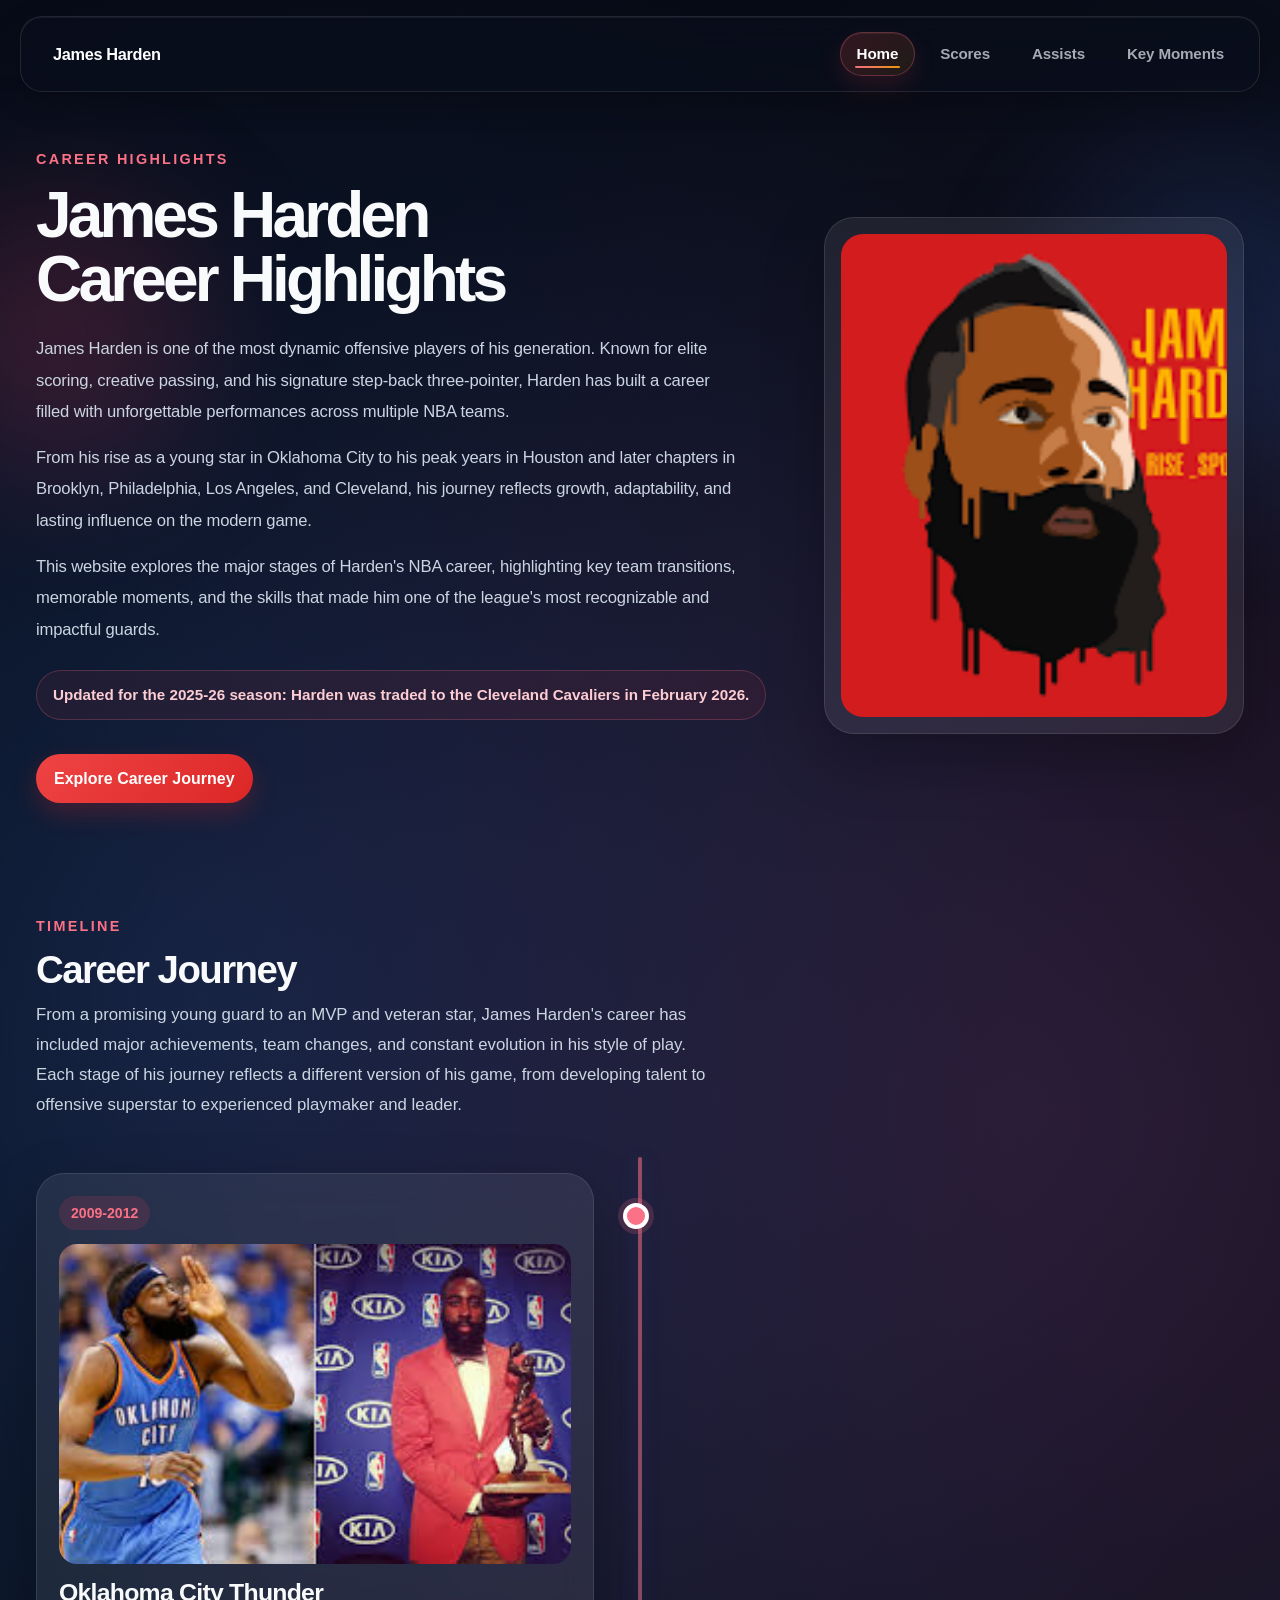
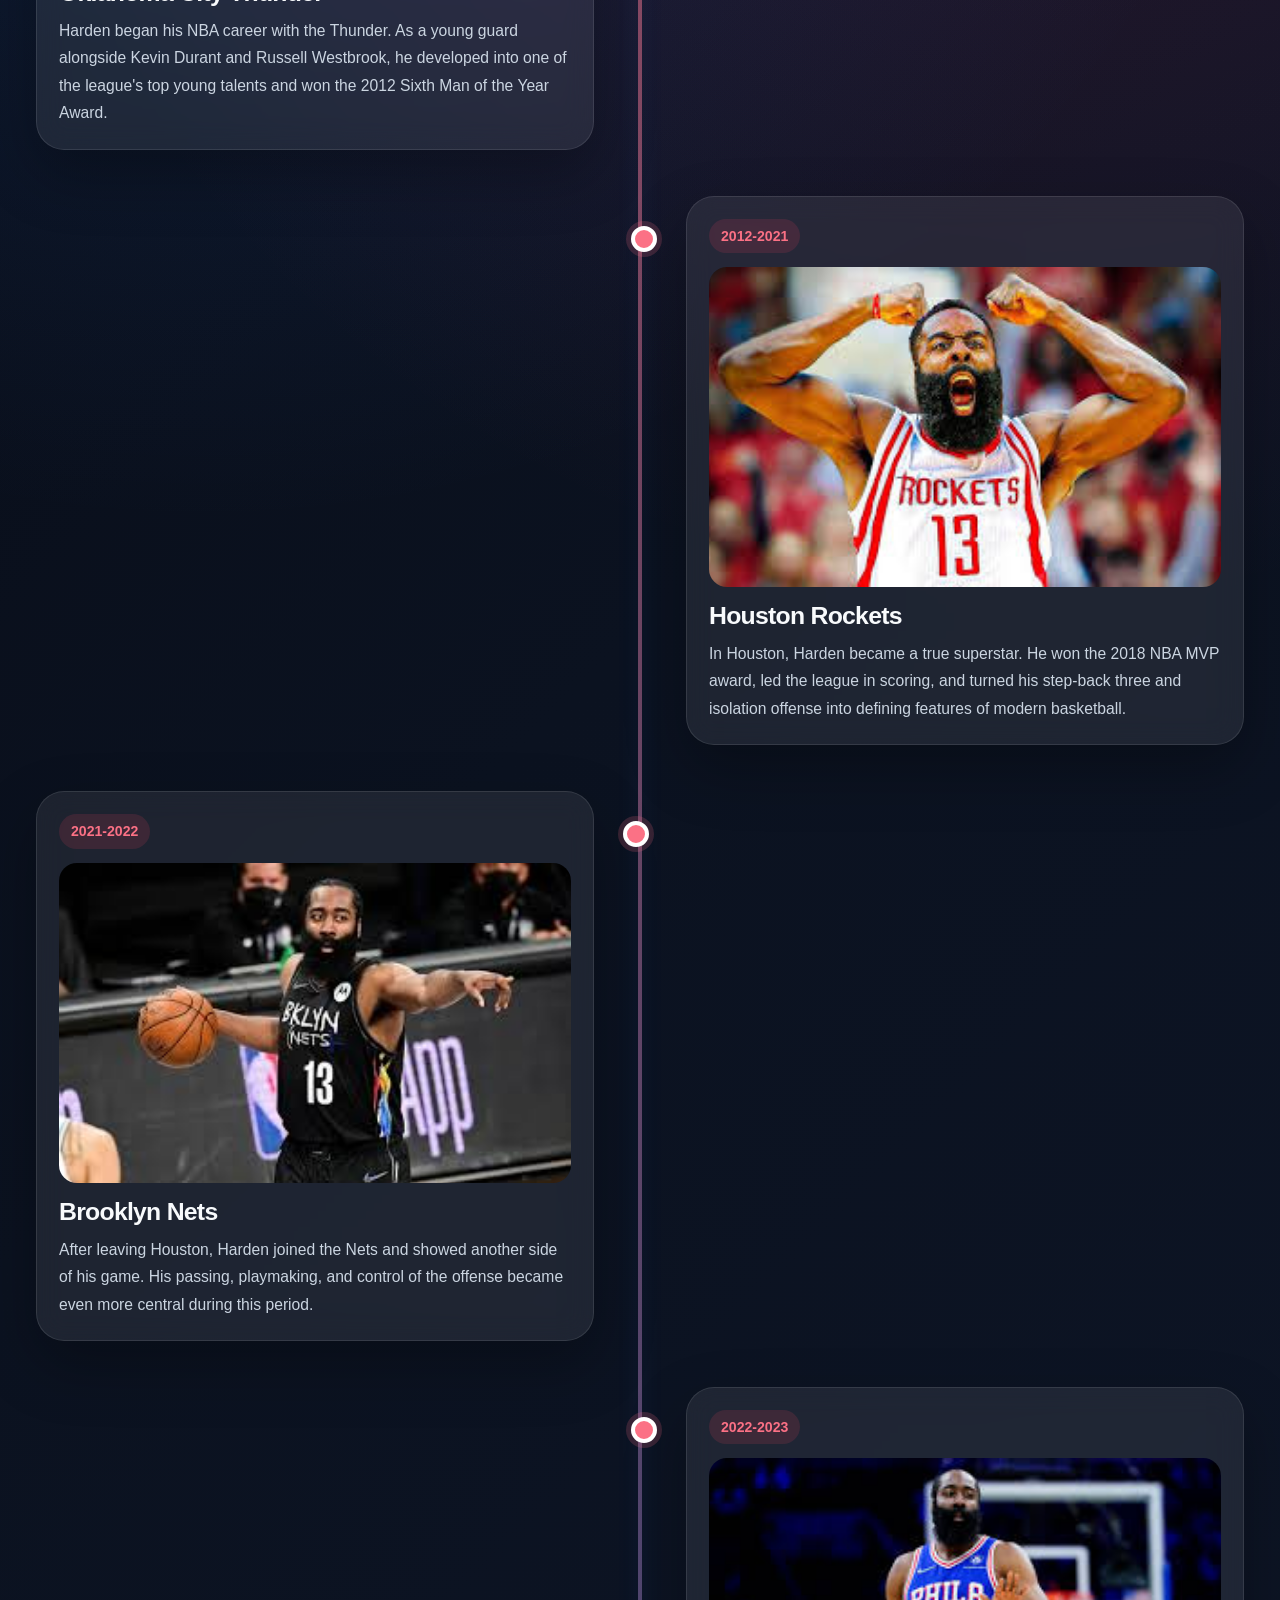
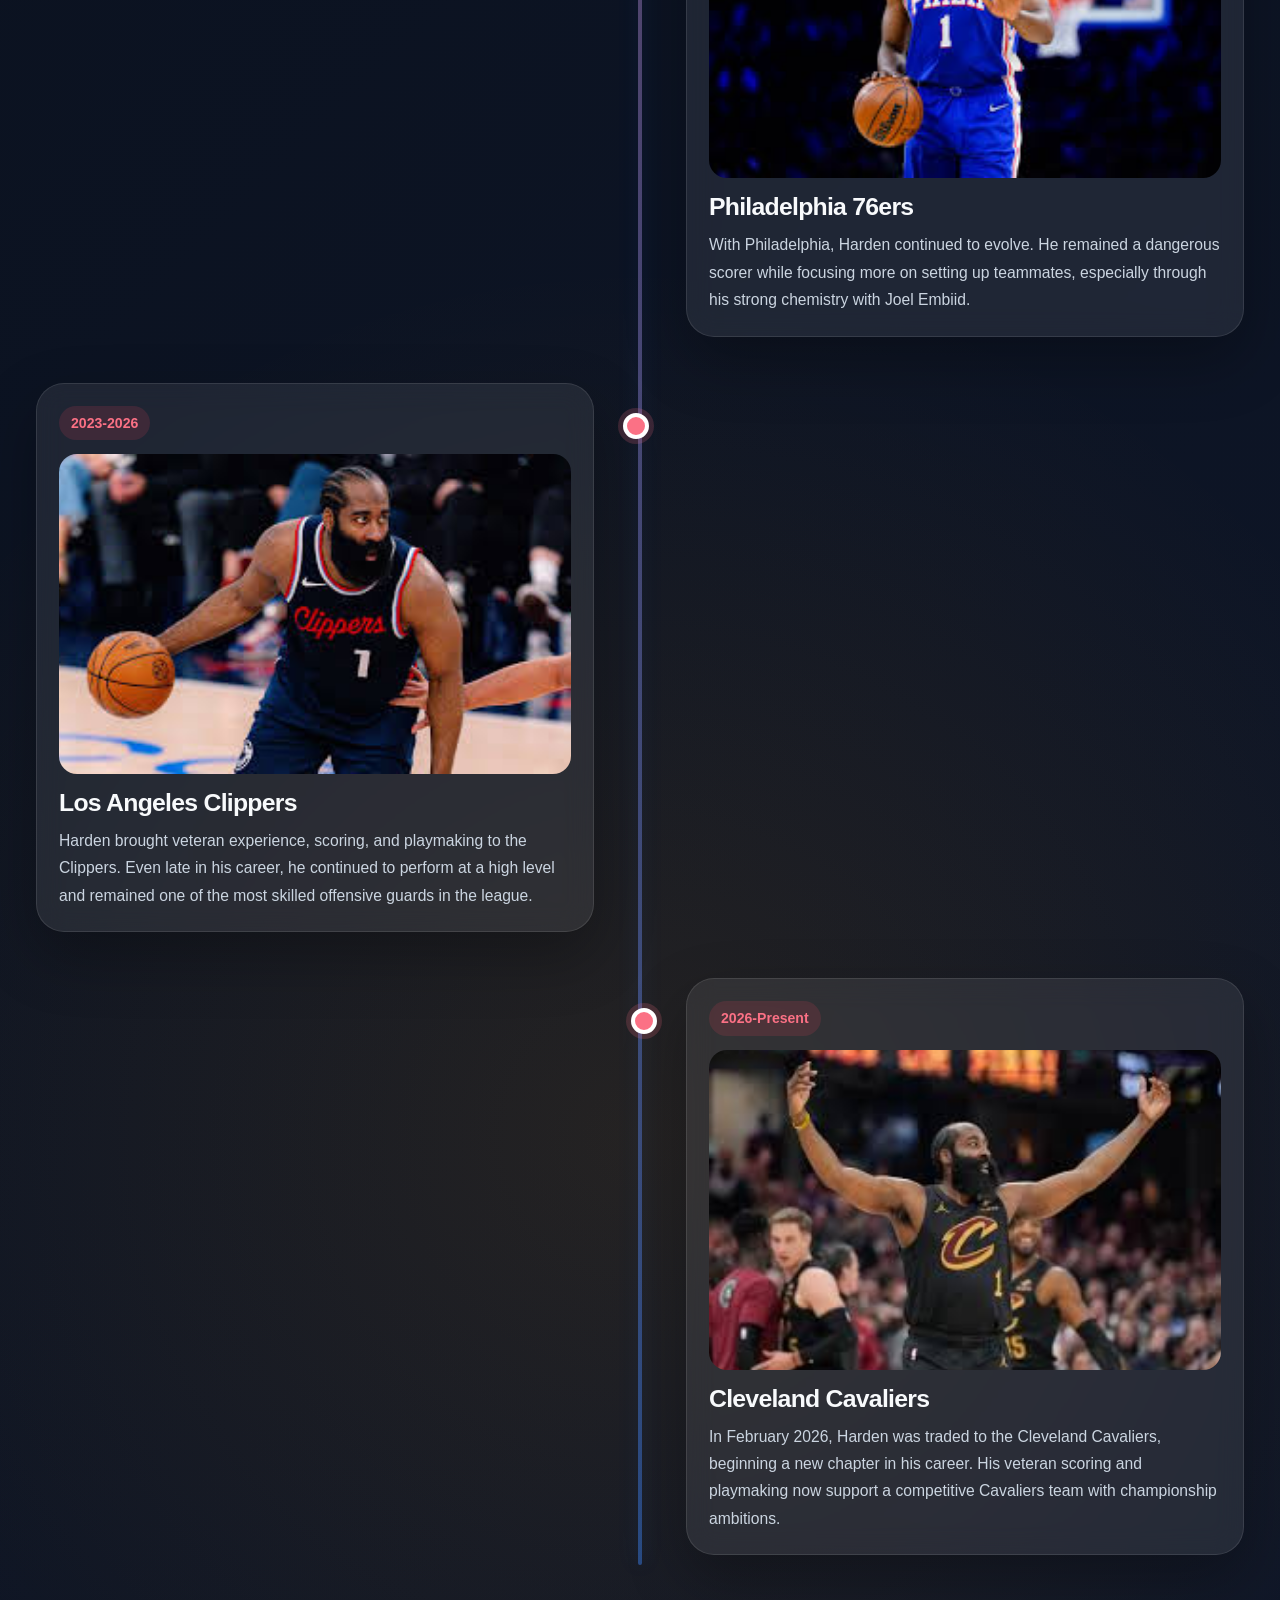
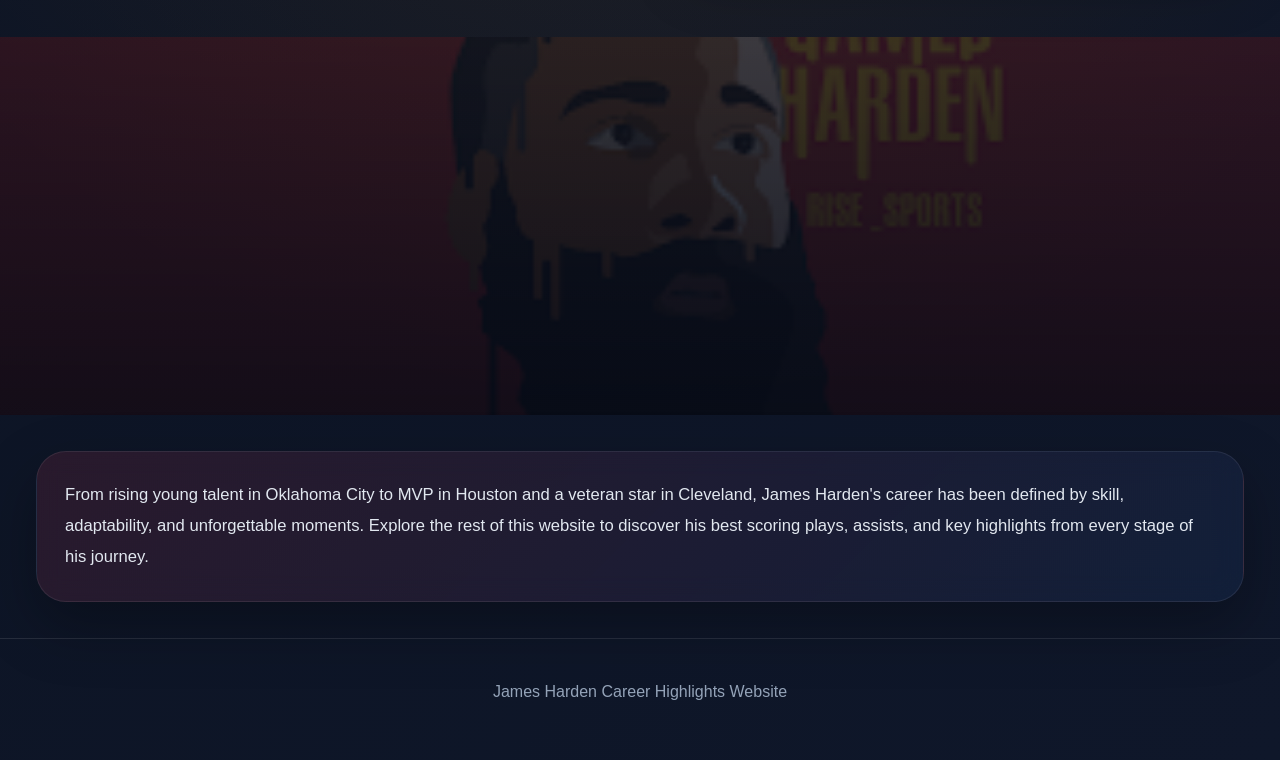
<file: index.html>
<!DOCTYPE html>
<html lang="en">
<head>
  <meta charset="UTF-8">
  <meta name="viewport" content="width=device-width, initial-scale=1.0">
  <title>James Harden Career Highlights</title>
  <link rel="stylesheet" href="css/style.css">
</head>
<body class="home-page">
  <a class="skip-link" href="#main-content">Skip to main content</a>

  <header class="site-header">
    <div class="nav-wrap">
      <a href="index.html" class="brand">James Harden</a>

      <button
        class="menu-toggle"
        id="menu-toggle"
        aria-expanded="false"
        aria-controls="primary-nav"
        aria-label="Open navigation menu"
        type="button"
      >
        Menu
      </button>

      <nav aria-label="Primary navigation">
        <ul class="nav-links" id="primary-nav">
          <li><a href="index.html" class="active" aria-current="page">Home</a></li>
          <li><a href="scores.html">Scores</a></li>
          <li><a href="assists.html">Assists</a></li>
          <li><a href="key-moments.html">Key Moments</a></li>
        </ul>
      </nav>
    </div>
  </header>

  <main id="main-content">
    <section class="home-hero">
      <div class="hero-glow hero-glow-left" aria-hidden="true"></div>
      <div class="hero-glow hero-glow-right" aria-hidden="true"></div>

      <div class="home-hero-content">
        <p class="eyebrow">Career Highlights</p>
        <h1>James Harden Career Highlights</h1>

        <p class="hero-copy">
          James Harden is one of the most dynamic offensive players of his generation.
          Known for elite scoring, creative passing, and his signature step-back three-pointer,
          Harden has built a career filled with unforgettable performances across multiple NBA teams.
        </p>

        <p class="hero-copy">
          From his rise as a young star in Oklahoma City to his peak years in Houston and later
          chapters in Brooklyn, Philadelphia, Los Angeles, and Cleveland, his journey reflects
          growth, adaptability, and lasting influence on the modern game.
        </p>

        <p class="hero-copy">
          This website explores the major stages of Harden's NBA career, highlighting key team
          transitions, memorable moments, and the skills that made him one of the league's most
          recognizable and impactful guards.
        </p>

        <div class="update-note">
          Updated for the 2025-26 season: Harden was traded to the Cleveland Cavaliers in February 2026.
        </div>

        <div class="hero-actions">
          <a class="btn btn-primary" href="#career-journey">Explore Career Journey</a>
        </div>
      </div>

      <div class="home-hero-visual">
        <div class="hero-main-image">
          <IMG src="IMG/JH HERO.png" alt="Portrait illustration of James Harden">
        </div>
      </div>
    </section>

    <section class="journey-section" id="career-journey">
      <div class="section-heading">
        <p class="eyebrow">Timeline</p>
        <h2>Career Journey</h2>
        <p class="section-intro">
          From a promising young guard to an MVP and veteran star, James Harden's career has
          included major achievements, team changes, and constant evolution in his style of play.
          Each stage of his journey reflects a different version of his game, from developing talent
          to offensive superstar to experienced playmaker and leader.
        </p>
      </div>

      <div class="zigzag-timeline">
        <article class="timeline-step left">
          <div class="timeline-card">
            <span class="timeline-year">2009-2012</span>
            <IMG class="okc-IMG" src="IMG/JH OKC.jpg" alt="James Harden in an Oklahoma City Thunder uniform">
            <h3>Oklahoma City Thunder</h3>
            <p>
              Harden began his NBA career with the Thunder. As a young guard alongside Kevin Durant
              and Russell Westbrook, he developed into one of the league's top young talents and won
              the 2012 Sixth Man of the Year Award.
            </p>
          </div>
        </article>

        <article class="timeline-step right">
          <div class="timeline-card">
            <span class="timeline-year">2012-2021</span>
            <IMG class="rocket-IMG" src="IMG/JH rocket.jpg" alt="James Harden in a Houston Rockets uniform">
            <h3>Houston Rockets</h3>
            <p>
              In Houston, Harden became a true superstar. He won the 2018 NBA MVP award, led the
              league in scoring, and turned his step-back three and isolation offense into defining
              features of modern basketball.
            </p>
          </div>
        </article>

        <article class="timeline-step left">
          <div class="timeline-card">
            <span class="timeline-year">2021-2022</span>
            <IMG src="IMG/JH NETS.jpg" alt="James Harden in a Brooklyn Nets uniform">
            <h3>Brooklyn Nets</h3>
            <p>
              After leaving Houston, Harden joined the Nets and showed another side of his game.
              His passing, playmaking, and control of the offense became even more central during this period.
            </p>
          </div>
        </article>

        <article class="timeline-step right">
          <div class="timeline-card">
            <span class="timeline-year">2022-2023</span>
            <IMG src="IMG/JH 76ER.jpg" alt="James Harden in a Philadelphia 76ers uniform">
            <h3>Philadelphia 76ers</h3>
            <p>
              With Philadelphia, Harden continued to evolve. He remained a dangerous scorer while focusing
              more on setting up teammates, especially through his strong chemistry with Joel Embiid.
            </p>
          </div>
        </article>

        <article class="timeline-step left">
          <div class="timeline-card">
            <span class="timeline-year">2023-2026</span>
            <IMG src="IMG/JH LAC.jpg" alt="James Harden in a Los Angeles Clippers uniform">
            <h3>Los Angeles Clippers</h3>
            <p>
              Harden brought veteran experience, scoring, and playmaking to the Clippers. Even late in his career,
              he continued to perform at a high level and remained one of the most skilled offensive guards in the league.
            </p>
          </div>
        </article>

        <article class="timeline-step right">
          <div class="timeline-card">
            <span class="timeline-year">2026-Present</span>
            <IMG src="IMG/JH CAVS.jpg" alt="James Harden associated with the Cleveland Cavaliers">
            <h3>Cleveland Cavaliers</h3>
            <p>
              In February 2026, Harden was traded to the Cleveland Cavaliers, beginning a new chapter in his career.
              His veteran scoring and playmaking now support a competitive Cavaliers team with championship ambitions.
            </p>
          </div>
        </article>
      </div>
    </section>

    <section class="home-banner" aria-hidden="true">
      <IMG src="IMG/JH HERO.png" alt="Portrait illustration of James Harden">
      <div class="home-banner-overlay"></div>
    </section>

    <section class="closing-section">
      <div class="closing-card">
        <p>
          From rising young talent in Oklahoma City to MVP in Houston and a veteran star in Cleveland,
          James Harden's career has been defined by skill, adaptability, and unforgettable moments.
          Explore the rest of this website to discover his best scoring plays, assists, and key highlights
          from every stage of his journey.
        </p>
      </div>
    </section>
  </main>

  <footer class="footer">
    <div class="footer-inner">
      <p>James Harden Career Highlights Website</p>
    </div>
  </footer>

  <script>
    const menuToggle = document.getElementById('menu-toggle');
    const nav = document.getElementById('primary-nav');

    menuToggle.addEventListener('click', function () {
      const isOpen = nav.classList.toggle('open');
      menuToggle.setAttribute('aria-expanded', isOpen ? 'true' : 'false');
    });
  </script>
</body>
</html>
</file>
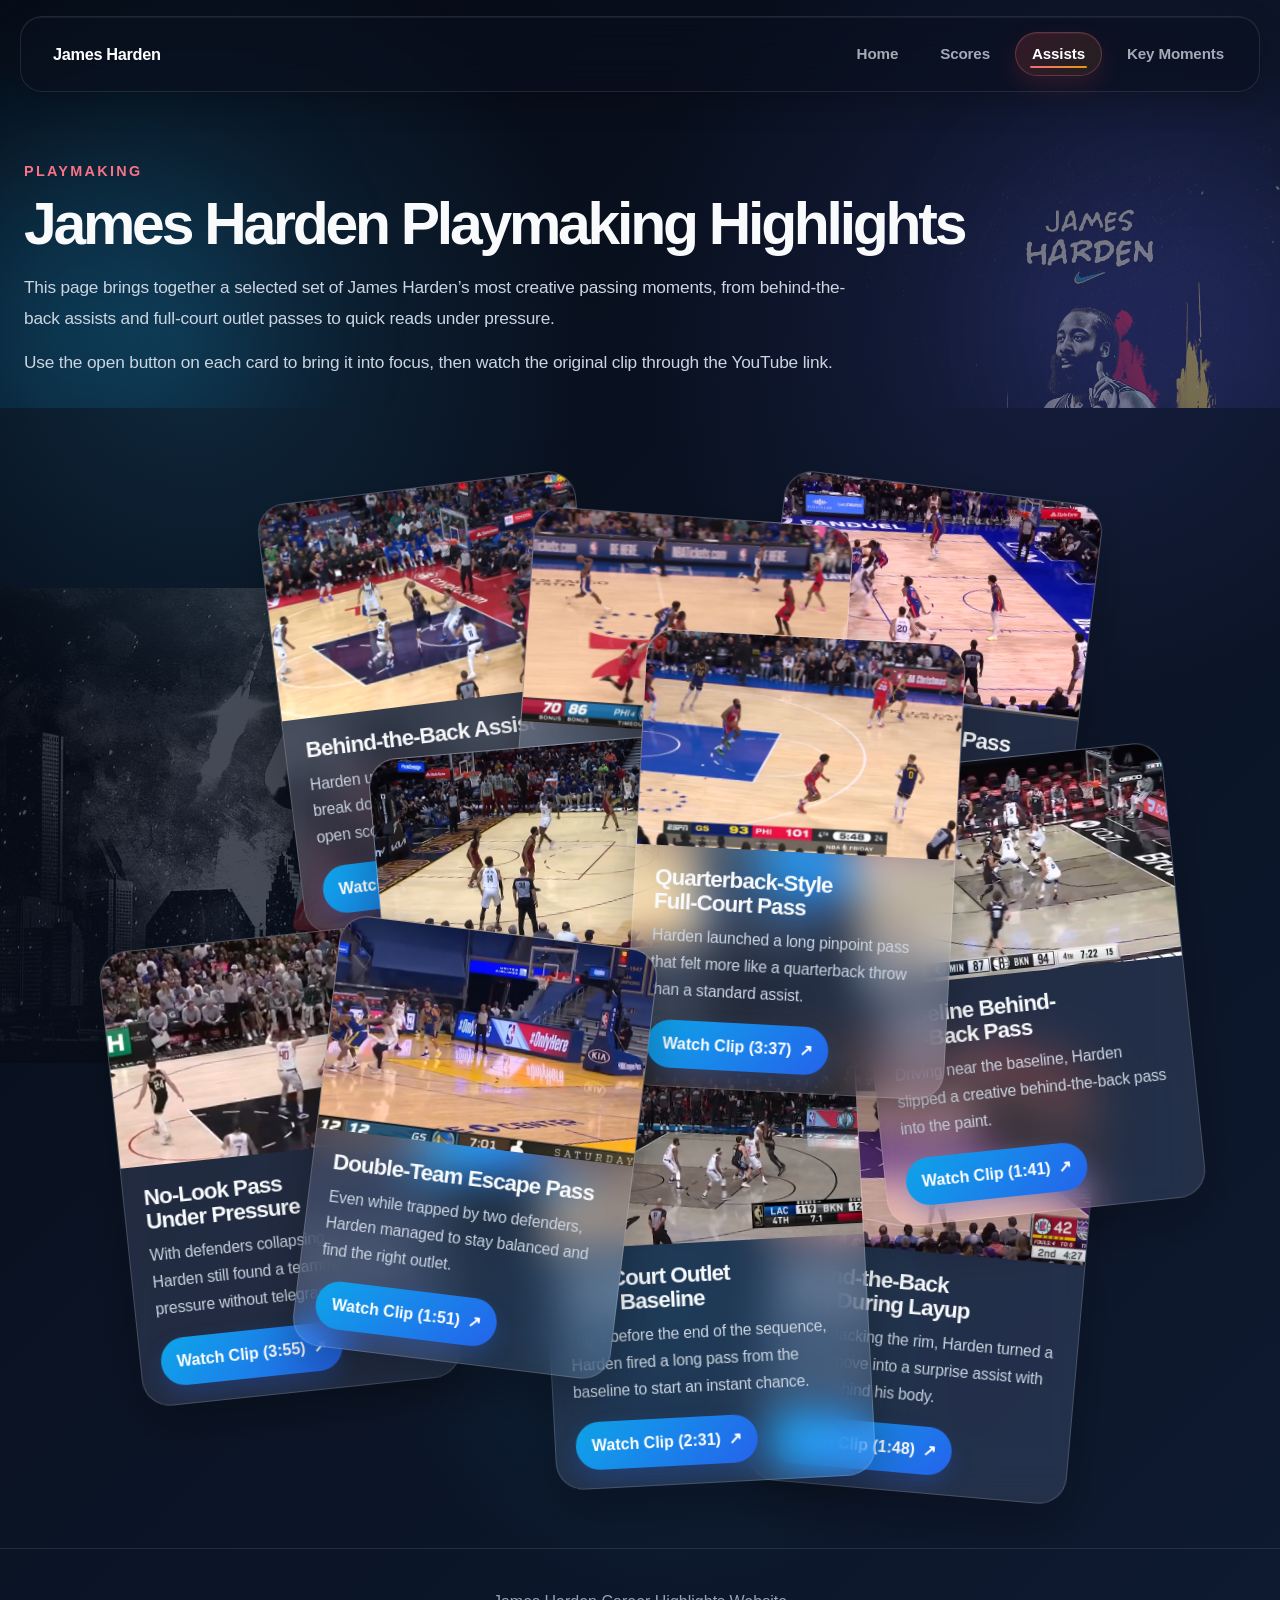
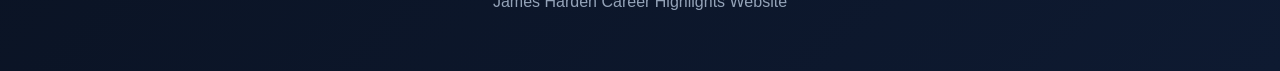
<file: assists.html>
<!DOCTYPE html>
<html lang="en">
<head>
  <meta charset="UTF-8">
  <meta name="viewport" content="width=device-width, initial-scale=1.0">
  <title>James Harden Playmaking Highlights</title>
  <link rel="stylesheet" href="css/style.css">
  <link rel="stylesheet" href="css/assists.css">
</head>
<body class="assists-page">
  <a class="skip-link" href="#main-content">Skip to main content</a>

  <header class="site-header">
    <div class="nav-wrap assists-nav-wrap">
      <a href="index.html" class="brand">James Harden</a>

      <button
        class="menu-toggle"
        id="menu-toggle"
        aria-expanded="false"
        aria-controls="primary-nav"
        aria-label="Open navigation menu"
        type="button"
      >
        Menu
      </button>

      <nav aria-label="Primary navigation">
        <ul class="nav-links" id="primary-nav">
          <li><a href="index.html">Home</a></li>
          <li><a href="scores.html">Scores</a></li>
          <li><a href="assists.html" class="active" aria-current="page">Assists</a></li>
          <li><a href="key-moments.html">Key Moments</a></li>
        </ul>
      </nav>
    </div>
  </header>

  <main id="main-content">
    <section class="assists-hero">
      <div class="assists-glow assists-glow-left" aria-hidden="true"></div>
      <div class="assists-glow assists-glow-right" aria-hidden="true"></div>

      <img
        src="IMG/jhAhero.jpg"
        class="hero-player"
        alt="Stylized poster of James Harden dribbling a basketball in a Brooklyn Nets uniform"
      >

      <div class="assists-hero-content">
        <p class="eyebrow">Playmaking</p>
        <h1>James Harden Playmaking Highlights</h1>
        <p class="assist-intro">
          This page brings together a selected set of James Harden’s most creative passing moments,
          from behind-the-back assists and full-court outlet passes to quick reads under pressure.
        </p>
        <p class="assist-intro">
          Use the open button on each card to bring it into focus, then watch the original clip through the YouTube link.
        </p>
      </div>
    </section>

    <section class="assists-board-section" aria-label="James Harden playmaking highlights">
      <img
        src="IMG/JHAhero2.jpg"
        class="assist-side-image assist-side-image-left"
        alt="James Harden in a Houston Rockets uniform celebrating during a game"
      >

      <div class="assists-board" id="assistsBoard">
        <article class="assist-note assist-note-1">
          <button class="assist-open-btn" type="button" aria-expanded="false" aria-label="Open Behind-the-Back Assist card"></button>
          <img src="IMG/jhA1.png" alt="James Harden delivering a behind-the-back assist">
          <div class="assist-note-body">
            <h2>Behind-the-Back Assist</h2>
            <p>Harden used a behind-the-back pass to break down the defense and create an open scoring chance.</p>
            <a class="assist-link" href="https://www.youtube.com/watch?v=UKE8bmSa5lk&t=9s" target="_blank" rel="noopener noreferrer">
              Watch Clip (0:09) <span aria-hidden="true">↗</span>
            </a>
          </div>
        </article>

        <article class="assist-note assist-note-2">
          <button class="assist-open-btn" type="button" aria-expanded="false" aria-label="Open Full-Court Bounce Pass card"></button>
          <img src="IMG/jhA2.png" alt="James Harden making a full-court bounce pass">
          <div class="assist-note-body">
            <h2>Full-Court Bounce Pass</h2>
            <p>A long bounce pass across the floor showed Harden’s accuracy, timing, and transition awareness.</p>
            <a class="assist-link" href="https://www.youtube.com/watch?v=UKE8bmSa5lk&t=17s" target="_blank" rel="noopener noreferrer">
              Watch Clip (0:17) <span aria-hidden="true">↗</span>
            </a>
          </div>
        </article>

        <article class="assist-note assist-note-3">
          <button class="assist-open-btn" type="button" aria-expanded="false" aria-label="Open Split Double-Team Pass card"></button>
          <img src="IMG/jhA3.png" alt="James Harden passing through a double team">
          <div class="assist-note-body">
            <h2>Split Double-Team Pass</h2>
            <p>Under pressure from two defenders, Harden threaded the ball through a tight gap with perfect control.</p>
            <a class="assist-link" href="https://www.youtube.com/watch?v=UKE8bmSa5lk&t=73s" target="_blank" rel="noopener noreferrer">
              Watch Clip (1:13) <span aria-hidden="true">↗</span>
            </a>
          </div>
        </article>

        <article class="assist-note assist-note-4">
          <button class="assist-open-btn" type="button" aria-expanded="false" aria-label="Open Pump Fake to Assist card"></button>
          <img src="IMG/jhA4.png" alt="James Harden using a pump fake before making a pass">
          <div class="assist-note-body">
            <h2>Pump Fake to Assist</h2>
            <p>A convincing shot fake drew the defense inward before Harden quickly turned the move into an assist.</p>
            <a class="assist-link" href="https://www.youtube.com/watch?v=UKE8bmSa5lk&t=111s" target="_blank" rel="noopener noreferrer">
              Watch Clip (1:51) <span aria-hidden="true">↗</span>
            </a>
          </div>
        </article>

        <article class="assist-note assist-note-5">
          <button class="assist-open-btn" type="button" aria-expanded="false" aria-label="Open Quarterback-Style Full-Court Pass card"></button>
          <img src="IMG/jhA5.png" alt="James Harden making a quarterback-style full-court pass">
          <div class="assist-note-body">
            <h2>Quarterback-Style Full-Court Pass</h2>
            <p>Harden launched a long pinpoint pass that felt more like a quarterback throw than a standard assist.</p>
            <a class="assist-link" href="https://www.youtube.com/watch?v=UKE8bmSa5lk&t=217s" target="_blank" rel="noopener noreferrer">
              Watch Clip (3:37) <span aria-hidden="true">↗</span>
            </a>
          </div>
        </article>

        <article class="assist-note assist-note-6">
          <button class="assist-open-btn" type="button" aria-expanded="false" aria-label="Open Baseline Behind-the-Back Pass card"></button>
          <img src="IMG/jhA6.png" alt="James Harden making a baseline behind-the-back pass">
          <div class="assist-note-body">
            <h2>Baseline Behind-the-Back Pass</h2>
            <p>Driving near the baseline, Harden slipped a creative behind-the-back pass into the paint.</p>
            <a class="assist-link" href="https://www.youtube.com/watch?v=Uwz6htGdnwg&t=101s" target="_blank" rel="noopener noreferrer">
              Watch Clip (1:41) <span aria-hidden="true">↗</span>
            </a>
          </div>
        </article>

        <article class="assist-note assist-note-7">
          <button class="assist-open-btn" type="button" aria-expanded="false" aria-label="Open Double-Team Escape Pass card"></button>
          <img src="IMG/jhA7.png" alt="James Harden escaping a double team with a pass">
          <div class="assist-note-body">
            <h2>Double-Team Escape Pass</h2>
            <p>Even while trapped by two defenders, Harden managed to stay balanced and find the right outlet.</p>
            <a class="assist-link" href="https://www.youtube.com/watch?v=Uwz6htGdnwg&t=111s" target="_blank" rel="noopener noreferrer">
              Watch Clip (1:51) <span aria-hidden="true">↗</span>
            </a>
          </div>
        </article>

        <article class="assist-note assist-note-8">
          <button class="assist-open-btn" type="button" aria-expanded="false" aria-label="Open Full-Court Outlet from Baseline card"></button>
          <img src="IMG/jhA8.png" alt="James Harden making a full-court pass from the baseline">
          <div class="assist-note-body">
            <h2>Full-Court Outlet from Baseline</h2>
            <p>Right before the end of the sequence, Harden fired a long pass from the baseline to start an instant chance.</p>
            <a class="assist-link" href="https://www.youtube.com/watch?v=Uwz6htGdnwg&t=151s" target="_blank" rel="noopener noreferrer">
              Watch Clip (2:31) <span aria-hidden="true">↗</span>
            </a>
          </div>
        </article>

        <article class="assist-note assist-note-9">
          <button class="assist-open-btn" type="button" aria-expanded="false" aria-label="Open Behind-the-Back Pass During Layup card"></button>
          <img src="IMG/jhA9.png" alt="James Harden passing behind his back during a layup attempt">
          <div class="assist-note-body">
            <h2>Behind-the-Back Pass During Layup</h2>
            <p>While attacking the rim, Harden turned a scoring move into a surprise assist with a pass behind his body.</p>
            <a class="assist-link" href="https://www.youtube.com/watch?v=YEc2EE_mMIA&t=108s" target="_blank" rel="noopener noreferrer">
              Watch Clip (1:48) <span aria-hidden="true">↗</span>
            </a>
          </div>
        </article>

        <article class="assist-note assist-note-10">
          <button class="assist-open-btn" type="button" aria-expanded="false" aria-label="Open No-Look Pass Under Pressure card"></button>
          <img src="IMG/jhA10.png" alt="James Harden making a no-look pass while defenders close in">
          <div class="assist-note-body">
            <h2>No-Look Pass Under Pressure</h2>
            <p>With defenders collapsing around him, Harden still found a teammate under pressure without telegraphing the play.</p>
            <a class="assist-link" href="https://www.youtube.com/watch?v=YEc2EE_mMIA&t=235s" target="_blank" rel="noopener noreferrer">
              Watch Clip (3:55) <span aria-hidden="true">↗</span>
            </a>
          </div>
        </article>
      </div>
    </section>
  </main>

  <footer class="footer">
    <div class="footer-inner">
      <p>James Harden Career Highlights Website</p>
    </div>
  </footer>

  <div class="assist-overlay" id="assistOverlay" aria-hidden="true"></div>

  <script>
    const menuToggle = document.getElementById('menu-toggle');
    const nav = document.getElementById('primary-nav');

    menuToggle.addEventListener('click', function () {
      const isOpen = nav.classList.toggle('open');
      menuToggle.setAttribute('aria-expanded', isOpen ? 'true' : 'false');
    });

    const overlay = document.getElementById('assistOverlay');
    const notes = document.querySelectorAll('.assist-note');
    let lastFocusedButton = null;

    function resetAssistState() {
      notes.forEach((note) => {
        const openBtn = note.querySelector('.assist-open-btn');
        note.classList.remove('is-active');
        openBtn.setAttribute('aria-expanded', 'false');
      });

      document.body.classList.remove('assist-modal-open');
      overlay.setAttribute('aria-hidden', 'true');
    }

    function openAssistCard(note) {
      resetAssistState();

      const openBtn = note.querySelector('.assist-open-btn');
      lastFocusedButton = openBtn;

      document.body.classList.add('assist-modal-open');
      note.classList.add('is-active');
      openBtn.setAttribute('aria-expanded', 'true');
      overlay.setAttribute('aria-hidden', 'false');
      openBtn.focus();
    }

    function closeAssistCards() {
      resetAssistState();

      if (lastFocusedButton) {
        lastFocusedButton.focus();
      }
    }

    notes.forEach((note) => {
      const openBtn = note.querySelector('.assist-open-btn');

      openBtn.addEventListener('click', function () {
        const isAlreadyActive = note.classList.contains('is-active');

        if (isAlreadyActive) {
          closeAssistCards();
        } else {
          openAssistCard(note);
        }
      });
    });

    overlay.addEventListener('click', closeAssistCards);

    document.addEventListener('keydown', function (e) {
      if (e.key === 'Escape') {
        closeAssistCards();
      }
    });
  </script>
</body>
</html>
</file>
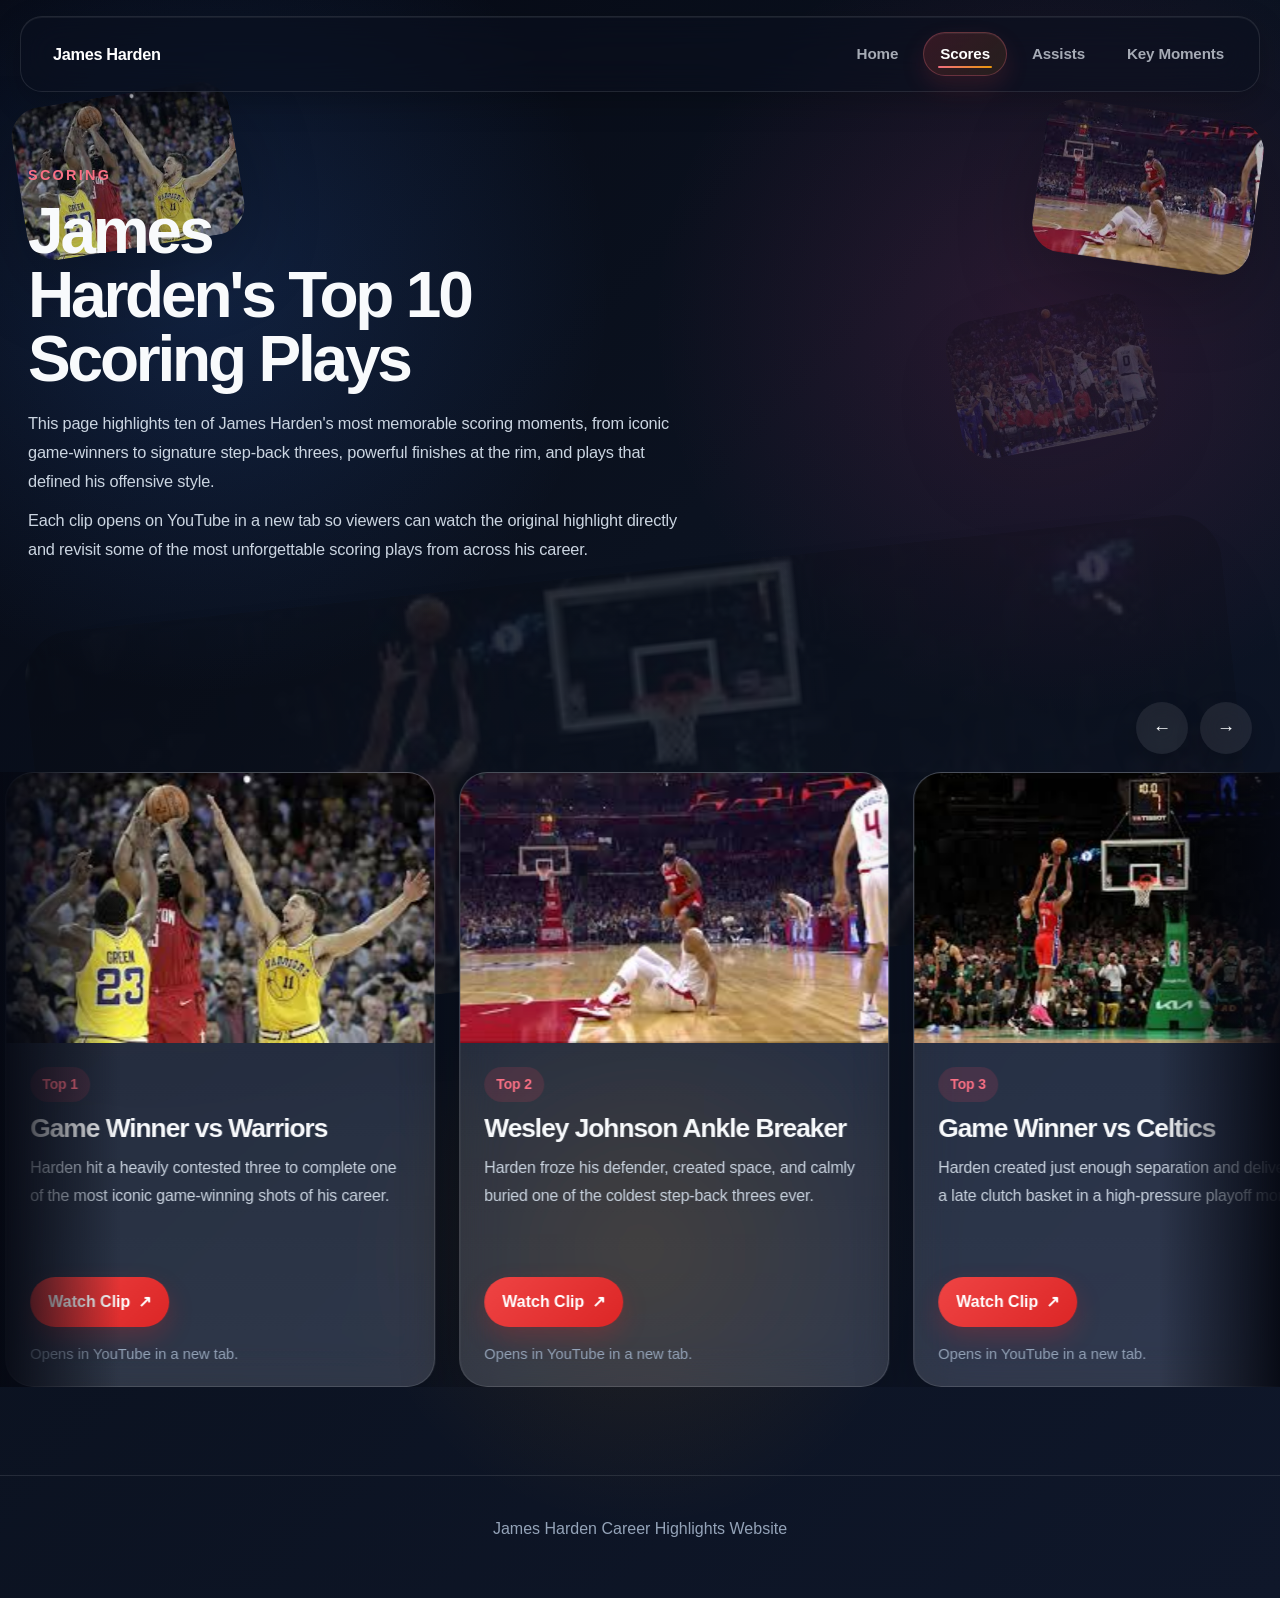
<file: scores.html>
<!DOCTYPE html>
<html lang="en">
<head>
  <meta charset="UTF-8">
  <meta name="viewport" content="width=device-width, initial-scale=1.0">
  <title>James Harden's Top 10 Scoring Plays</title>
  <link rel="stylesheet" href="css/style.css">
  <link rel="stylesheet" href="css/scores.css">
</head>
<body class="scores-page">
  <a class="skip-link" href="#main-content">Skip to main content</a>

  <header class="site-header">
    <div class="nav-wrap scores-nav-wrap">
      <a href="index.html" class="brand">James Harden</a>

      <button
        class="menu-toggle"
        id="menu-toggle"
        aria-expanded="false"
        aria-controls="primary-nav"
        aria-label="Open navigation menu"
        type="button"
      >
        Menu
      </button>

      <nav aria-label="Primary navigation">
        <ul class="nav-links" id="primary-nav">
          <li><a href="index.html">Home</a></li>
          <li><a href="scores.html" class="active" aria-current="page">Scores</a></li>
          <li><a href="assists.html">Assists</a></li>
          <li><a href="key-moments.html">Key Moments</a></li>
        </ul>
      </nav>
    </div>
  </header>

  <main id="main-content">
    <section class="scores-hero">
      <div class="hero-background" aria-hidden="true">
        <IMG class="hero-decor decor-left-top" src="IMG/jhS1.jpg" alt="James Harden scoring against a defender near the basket">
        <IMG class="hero-decor decor-right-top" src="IMG/jhS2.jpg" alt="James Harden taking a late-game shot near the three-point line">
        <IMG class="hero-decor decor-right-bottom" src="IMG/jhS4.jpg" alt="James Harden scoring in traffic near the basket">
      </div>

      <div class="scores-hero-content">
        <p class="eyebrow">Scoring</p>
        <h1>James Harden's Top 10 Scoring Plays</h1>
        <p class="hero-text">
          This page highlights ten of James Harden's most memorable scoring moments, from iconic game-winners
          to signature step-back threes, powerful finishes at the rim, and plays that defined his offensive style.
        </p>
        <p class="hero-text">
          Each clip opens on YouTube in a new tab so viewers can watch the original highlight directly and revisit
          some of the most unforgettable scoring plays from across his career.
        </p>
      </div>
    </section>

    <section class="mid-visual" aria-hidden="true">
      <IMG src="IMG/jhS3.jpg" alt="James Harden making a clutch scoring play near the paint">
    </section>

    <section class="carousel-section" aria-label="Top 10 scoring plays carousel">
      <div class="carousel-toolbar">
        <button class="carousel-btn" id="carouselPrev" type="button" aria-label="Scroll scoring plays left">←</button>
        <button class="carousel-btn" id="carouselNext" type="button" aria-label="Scroll scoring plays right">→</button>
      </div>

      <div
        class="carousel-shell"
        id="carouselShell"
        tabindex="0"
        role="region"
        aria-label="Top 10 scoring plays carousel. Use left and right arrow keys to scroll."
      >
        <div class="carousel-track" id="carouselTrack">
          <article class="score-card">
            <IMG src="IMG/jhS1.jpg" alt="James Harden scoring against a defender near the basket">
            <div class="score-card-body">
              <span class="score-rank">Top 1</span>
              <h2>Game Winner vs Warriors</h2>
              <p>Harden hit a heavily contested three to complete one of the most iconic game-winning shots of his career.</p>
              <a class="watch-btn" href="https://www.youtube.com/watch?v=0aye2d6ILy4" target="_blank" rel="noopener noreferrer" aria-label="Watch Top 1 Game Winner vs Warriors on YouTube, opens in a new tab">
                Watch Clip <span aria-hidden="true">↗</span>
              </a>
              <span class="external-note">Opens in YouTube in a new tab.</span>
            </div>
          </article>

          <article class="score-card">
            <IMG src="IMG/jhS2.jpg" alt="James Harden taking a late-game shot near the three-point line">
            <div class="score-card-body">
              <span class="score-rank">Top 2</span>
              <h2>Wesley Johnson Ankle Breaker</h2>
              <p>Harden froze his defender, created space, and calmly buried one of the coldest step-back threes ever.</p>
              <a class="watch-btn" href="https://www.youtube.com/watch?v=UjUlonXWkeU" target="_blank" rel="noopener noreferrer" aria-label="Watch Top 2 Wesley Johnson Ankle Breaker on YouTube, opens in a new tab">
                Watch Clip <span aria-hidden="true">↗</span>
              </a>
              <span class="external-note">Opens in YouTube in a new tab.</span>
            </div>
          </article>

          <article class="score-card">
            <IMG src="IMG/jhS3.jpg" alt="James Harden making a clutch scoring play near the paint">
            <div class="score-card-body">
              <span class="score-rank">Top 3</span>
              <h2>Game Winner vs Celtics</h2>
              <p>Harden created just enough separation and delivered a late clutch basket in a high-pressure playoff moment.</p>
              <a class="watch-btn" href="https://www.youtube.com/watch?v=R-67PCR9f3Q" target="_blank" rel="noopener noreferrer" aria-label="Watch Top 3 Game Winner vs Celtics on YouTube, opens in a new tab">
                Watch Clip <span aria-hidden="true">↗</span>
              </a>
              <span class="external-note">Opens in YouTube in a new tab.</span>
            </div>
          </article>

          <article class="score-card">
            <IMG src="IMG/jhS4.jpg" alt="James Harden scoring in traffic near the basket">
            <div class="score-card-body">
              <span class="score-rank">Top 4</span>
              <h2>Overtime Winner vs Celtics</h2>
              <p>After keeping his team alive earlier in the possession, Harden finished the play with a huge step-back winner.</p>
              <a class="watch-btn" href="https://www.youtube.com/watch?v=qmMWgt8Oc9s" target="_blank" rel="noopener noreferrer" aria-label="Watch Top 4 Overtime Winner vs Celtics on YouTube, opens in a new tab">
                Watch Clip <span aria-hidden="true">↗</span>
              </a>
              <span class="external-note">Opens in YouTube in a new tab.</span>
            </div>
          </article>

          <article class="score-card">
            <IMG src="IMG/jhS5.jpg" alt="James Harden shooting while defenders close out">
            <div class="score-card-body">
              <span class="score-rank">Top 5</span>
              <h2>Four-Point Play vs Clippers</h2>
              <p>With defenders flying at him, Harden still converted the shot and drew the foul for a dramatic four-point play.</p>
              <a class="watch-btn" href="https://www.youtube.com/watch?v=MaRKlnWA4wk" target="_blank" rel="noopener noreferrer" aria-label="Watch Top 5 Four-Point Play vs Clippers on YouTube, opens in a new tab">
                Watch Clip <span aria-hidden="true">↗</span>
              </a>
              <span class="external-note">Opens in YouTube in a new tab.</span>
            </div>
          </article>

          <article class="score-card">
            <IMG src="IMG/jhS6.jpg" alt="James Harden pulling up for a clutch jumper">
            <div class="score-card-body">
              <span class="score-rank">Top 6</span>
              <h2>Game Winner vs Suns</h2>
              <p>Harden calmly rose up and hit a cold-blooded jumper in the closing seconds to steal the game.</p>
              <a class="watch-btn" href="https://www.youtube.com/watch?v=rfy7qZ0mEd8" target="_blank" rel="noopener noreferrer" aria-label="Watch Top 6 Game Winner vs Suns on YouTube, opens in a new tab">
                Watch Clip <span aria-hidden="true">↗</span>
              </a>
              <span class="external-note">Opens in YouTube in a new tab.</span>
            </div>
          </article>

          <article class="score-card">
            <IMG src="IMG/jhS7.jpg" alt="James Harden creating space for a step-back three">
            <div class="score-card-body">
              <span class="score-rank">Top 7</span>
              <h2>Isolation Step-back Three</h2>
              <p>With just a few dribbles, Harden created separation and launched one of his signature isolation threes.</p>
              <a class="watch-btn" href="https://www.youtube.com/watch?v=oA3OYmI9uqM" target="_blank" rel="noopener noreferrer" aria-label="Watch Top 7 Isolation Step-back Three on YouTube, opens in a new tab">
                Watch Clip <span aria-hidden="true">↗</span>
              </a>
              <span class="external-note">Opens in YouTube in a new tab.</span>
            </div>
          </article>

          <article class="score-card">
            <IMG src="IMG/jhS8.jpg" alt="James Harden finishing above the rim">
            <div class="score-card-body">
              <span class="score-rank">Top 8</span>
              <h2>Poster Dunk vs Draymond Green</h2>
              <p>Harden attacked the lane aggressively and finished over the defense for one of the strongest dunks of his career.</p>
              <a class="watch-btn" href="https://www.youtube.com/watch?v=W3kpKcQh1M8" target="_blank" rel="noopener noreferrer" aria-label="Watch Top 8 Poster Dunk vs Draymond Green on YouTube, opens in a new tab">
                Watch Clip <span aria-hidden="true">↗</span>
              </a>
              <span class="external-note">Opens in YouTube in a new tab.</span>
            </div>
          </article>

          <article class="score-card">
            <IMG src="IMG/jhS9.jpg" alt="James Harden attacking from the perimeter for a scoring move">
            <div class="score-card-body">
              <span class="score-rank">Top 9</span>
              <h2>Step-back Three vs Dejounte Murray</h2>
              <p>Harden shook the defender off balance, created space, and knocked down a clean step-back three.</p>
              <a class="watch-btn" href="https://www.youtube.com/watch?v=Oq8OuaxPyQk" target="_blank" rel="noopener noreferrer" aria-label="Watch Top 9 Step-back Three vs Dejounte Murray on YouTube, opens in a new tab">
                Watch Clip <span aria-hidden="true">↗</span>
              </a>
              <span class="external-note">Opens in YouTube in a new tab.</span>
            </div>
          </article>

          <article class="score-card">
            <IMG src="IMG/jhS10.png" alt="James Harden taking a deep shot from well beyond the arc">
            <div class="score-card-body">
              <span class="score-rank">Top 10</span>
              <h2>Deep Three vs Spurs</h2>
              <p>Harden pulled up from deep range and showed the fearless scoring confidence that defined his offensive game.</p>
              <a class="watch-btn" href="https://www.youtube.com/watch?v=rvYxs1GoW8o" target="_blank" rel="noopener noreferrer" aria-label="Watch Top 10 Deep Three vs Spurs on YouTube, opens in a new tab">
                Watch Clip <span aria-hidden="true">↗</span>
              </a>
              <span class="external-note">Opens in YouTube in a new tab.</span>
            </div>
          </article>
        </div>
      </div>
    </section>
  </main>

  <footer class="footer">
    <div class="footer-inner">
      <p>James Harden Career Highlights Website</p>
    </div>
  </footer>

  <script>
  const menuToggle = document.getElementById('menu-toggle');
  const nav = document.getElementById('primary-nav');

  menuToggle.addEventListener('click', function () {
    const isOpen = nav.classList.toggle('open');
    menuToggle.setAttribute('aria-expanded', isOpen ? 'true' : 'false');
  });

  const shell = document.getElementById('carouselShell');
  const track = document.getElementById('carouselTrack');
  const prevBtn = document.getElementById('carouselPrev');
  const nextBtn = document.getElementById('carouselNext');

  const originalCards = Array.from(track.children);

  originalCards.forEach((card) => {
    const clone = card.cloneNode(true);
    clone.setAttribute('aria-hidden', 'true');

    const focusableElements = clone.querySelectorAll('a, button, input, textarea, select, [tabindex]');
    focusableElements.forEach((el) => {
      el.setAttribute('tabindex', '-1');
    });

    track.appendChild(clone);
  });

  let position = 0;
  let speed = 0.65;
  let paused = false;
  let resumeTimeout = null;
  let isDragging = false;
  let startX = 0;
  let startPosition = 0;

  function getHalfWidth() {
    return track.scrollWidth / 2;
  }

  function renderPosition() {
    track.style.transform = `translateX(-${position}px)`;
  }

  function normalizePosition() {
    const half = getHalfWidth();

    if (position >= half) {
      position = position - half;
    }

    if (position < 0) {
      position = half + position;
    }
  }

  function animate() {
    if (!paused) {
      position += speed;
      normalizePosition();
      renderPosition();
    }

    requestAnimationFrame(animate);
  }

  function pauseCarousel() {
    paused = true;
  }

  function resumeCarousel() {
    paused = false;
  }

  function pauseThenResume(delay = 4000) {
    paused = true;
    clearTimeout(resumeTimeout);
    resumeTimeout = setTimeout(() => {
      paused = false;
    }, delay);
  }

  function moveCarousel(amount) {
    position += amount;
    normalizePosition();
    renderPosition();
    pauseThenResume();
  }

  shell.addEventListener('mouseenter', pauseCarousel);
  shell.addEventListener('mouseleave', resumeCarousel);
  shell.addEventListener('focusin', pauseCarousel);
  shell.addEventListener('focusout', resumeCarousel);

  prevBtn.addEventListener('click', () => moveCarousel(-360));
  nextBtn.addEventListener('click', () => moveCarousel(360));

  shell.addEventListener('keydown', (e) => {
    if (e.key === 'ArrowLeft') {
      e.preventDefault();
      moveCarousel(-360);
    }

    if (e.key === 'ArrowRight') {
      e.preventDefault();
      moveCarousel(360);
    }

    if (e.key === 'Home') {
      e.preventDefault();
      position = 0;
      renderPosition();
      pauseThenResume();
    }
  });

  shell.addEventListener('pointerdown', (e) => {
    isDragging = true;
    startX = e.clientX;
    startPosition = position;
    paused = true;
    shell.style.cursor = 'grabbing';
  });

  window.addEventListener('pointermove', (e) => {
    if (!isDragging) return;

    const delta = e.clientX - startX;
    position = startPosition - delta;
    normalizePosition();
    renderPosition();
  });

  window.addEventListener('pointerup', () => {
    if (!isDragging) return;
    isDragging = false;
    shell.style.cursor = 'grab';
    pauseThenResume(3000);
  });

  if (window.matchMedia('(prefers-reduced-motion: reduce)').matches) {
    speed = 0;
    renderPosition();
  } else {
    shell.style.cursor = 'grab';
    animate();
  }
</script>
</body>
</html>
</file>
<file: css/style.css>
:root {
  --bg-dark: #060913;
  --bg-dark-2: #0b1220;
  --bg-dark-3: #0f172a;
  --surface: rgba(255, 255, 255, 0.08);
  --surface-strong: rgba(255, 255, 255, 0.12);
  --border: rgba(255, 255, 255, 0.10);
  --text: #f8fafc;
  --muted: #cbd5e1;
  --accent: #ef4444;
  --accent-2: #f59e0b;
  --shadow: 0 24px 60px rgba(0, 0, 0, 0.28);
}

* {
  box-sizing: border-box;
}

html {
  scroll-behavior: smooth;
}

body {
  margin: 0;
  font-family: Inter, "SF Pro Display", "Segoe UI", Helvetica, Arial, sans-serif;
  line-height: 1.6;
  background:
    radial-gradient(circle at 16% 18%, rgba(59, 130, 246, 0.18), transparent 24%),
    radial-gradient(circle at 82% 20%, rgba(236, 72, 153, 0.14), transparent 24%),
    radial-gradient(circle at 50% 78%, rgba(245, 158, 11, 0.10), transparent 20%),
    linear-gradient(135deg, var(--bg-dark) 0%, var(--bg-dark-2) 42%, var(--bg-dark-3) 100%);
  color: var(--text);
}

img {
  max-width: 100%;
  display: block;
}

a {
  color: inherit;
  text-decoration: none;
}

.skip-link {
  position: absolute;
  left: 12px;
  top: -48px;
  background: #ffffff;
  color: #000000;
  padding: 10px 14px;
  border-radius: 8px;
  font-weight: 700;
  z-index: 999;
  border: 1px solid #d1d5db;
}

.skip-link:focus {
  top: 12px;
}

a:focus-visible,
button:focus-visible {
  outline: 3px solid var(--accent-2);
  outline-offset: 3px;
  border-radius: 8px;
}

.site-header {
  position: sticky;
  top: 16px;
  z-index: 100;
  padding: 0 20px;
  background: transparent;
  border-bottom: none;
}

.nav-wrap {
  width: 100%;
  max-width: 1600px;
  margin: 0 auto;
  min-height: 76px;
  padding: 0 18px;
  display: flex;
  align-items: center;
  justify-content: space-between;
  gap: 18px;
  background: rgba(10, 16, 30, 0.55);
  border: 1px solid rgba(255, 255, 255, 0.10);
  border-radius: 22px;
  backdrop-filter: blur(18px);
  -webkit-backdrop-filter: blur(18px);
  box-shadow:
    0 10px 30px rgba(0, 0, 0, 0.22),
    inset 0 1px 0 rgba(255, 255, 255, 0.06);
}

.brand {
  position: relative;
  display: inline-flex;
  align-items: center;
  padding: 10px 14px;
  border-radius: 14px;
  font-size: 1.02rem;
  font-weight: 800;
  letter-spacing: -0.02em;
  color: #ffffff;
  transition:
    background 0.25s ease,
    transform 0.25s ease,
    color 0.25s ease;
}

.brand:hover {
  background: rgba(255, 255, 255, 0.06);
  transform: translateY(-1px);
}

.menu-toggle {
  display: none;
  background: rgba(255, 255, 255, 0.04);
  color: var(--text);
  border: 1px solid rgba(255, 255, 255, 0.10);
  padding: 10px 14px;
  border-radius: 12px;
  cursor: pointer;
  font-weight: 700;
  transition: all 0.25s ease;
}

.menu-toggle:hover {
  background: rgba(255, 255, 255, 0.08);
  border-color: rgba(255, 255, 255, 0.18);
}

.nav-links {
  display: flex;
  align-items: center;
  gap: 8px;
  list-style: none;
  margin: 0;
  padding: 0;
}

.nav-links li {
  display: flex;
}

.nav-links a {
  position: relative;
  display: inline-flex;
  align-items: center;
  justify-content: center;
  min-height: 44px;
  padding: 0 16px;
  border-radius: 999px;
  color: rgba(226, 232, 240, 0.72);
  font-weight: 700;
  font-size: 0.95rem;
  letter-spacing: -0.01em;
  transition:
    color 0.25s ease,
    background 0.25s ease,
    border-color 0.25s ease,
    transform 0.25s ease,
    box-shadow 0.25s ease;
  border: 1px solid transparent;
}

.nav-links a:hover {
  color: #ffffff;
  background: rgba(255, 255, 255, 0.07);
  border-color: rgba(255, 255, 255, 0.10);
  transform: translateY(-1px);
  box-shadow: 0 8px 20px rgba(0, 0, 0, 0.16);
}

.nav-links a.active,
.nav-links a[aria-current="page"] {
  color: #ffffff;
  background: linear-gradient(135deg, rgba(239, 68, 68, 0.18), rgba(245, 158, 11, 0.10));
  border-color: rgba(251, 113, 133, 0.28);
  box-shadow:
    0 10px 24px rgba(239, 68, 68, 0.14),
    inset 0 1px 0 rgba(255, 255, 255, 0.06);
}

.nav-links a.active::after,
.nav-links a[aria-current="page"]::after {
  content: "";
  position: absolute;
  left: 14px;
  right: 14px;
  bottom: 7px;
  height: 2px;
  border-radius: 999px;
  background: linear-gradient(90deg, #fb7185 0%, #f59e0b 100%);
  opacity: 0.95;
}

.eyebrow {
  margin: 0 0 12px;
  font-size: 0.9rem;
  font-weight: 800;
  letter-spacing: 0.16em;
  text-transform: uppercase;
  color: #fb7185;
}

.home-hero {
  position: relative;
  width: 100%;
  min-height: 82vh;
  padding: 56px 36px 40px;
  display: grid;
  grid-template-columns: 1.35fr 0.65fr;
  gap: 20px;
  align-items: center;
  overflow: hidden;
}

.hero-glow {
  position: absolute;
  border-radius: 999px;
  filter: blur(70px);
  pointer-events: none;
}

.hero-glow-left {
  width: 280px;
  height: 280px;
  left: -80px;
  top: 120px;
  background: rgba(244, 63, 94, 0.18);
}

.hero-glow-right {
  width: 320px;
  height: 320px;
  right: -100px;
  top: 90px;
  background: rgba(59, 130, 246, 0.16);
}

.home-hero-content {
  position: relative;
  z-index: 2;
  max-width: 760px;
}

.home-hero-content h1 {
  margin: 0 0 22px;
  color: var(--text);
  font-size: clamp(3.2rem, 5.4vw, 6.2rem);
  line-height: 0.95;
  letter-spacing: -0.06em;
  font-weight: 850;
  max-width: none;
  white-space: normal;
}

.hero-copy {
  color: var(--muted);
  font-size: 1.12rem;
  line-height: 1.9;
  letter-spacing: -0.01em;
  margin: 0 0 14px;
  max-width: 150ch;
}

.update-note {
  display: inline-block;
  margin: 10px 0 24px;
  padding: 12px 16px;
  border: 1px solid rgba(251, 113, 133, 0.24);
  background: rgba(239, 68, 68, 0.08);
  color: #fecdd3;
  border-radius: 999px;
  font-size: 0.95rem;
  font-weight: 800;
}

.hero-actions {
  display: flex;
  gap: 14px;
  flex-wrap: wrap;
  margin-top: 10px;
}

.btn {
  display: inline-block;
  padding: 12px 18px;
  border-radius: 999px;
  font-weight: 800;
  transition: transform 0.22s ease, box-shadow 0.22s ease, background 0.22s ease;
}

.btn:hover {
  transform: translateY(-2px);
}

.home-page {
  overflow-x: hidden;
}

.btn-primary {
  background: linear-gradient(135deg, #ef4444 0%, #dc2626 100%);
  color: #ffffff;
  box-shadow: 0 10px 24px rgba(220, 38, 38, 0.24);
}

.btn-secondary {
  border: 1px solid var(--border);
  color: var(--text);
  background: rgba(255, 255, 255, 0.08);
  backdrop-filter: blur(12px);
}

.home-hero-visual {
  position: relative;
  min-height: 620px;
  z-index: 2;
  display: flex;
  justify-content: flex-end;
  align-items: center;
}

.hero-main-image {
  width: 100%;
  max-width: 500px;
  margin-left: auto;
  background: rgba(255, 255, 255, 0.08);
  border: 1px solid var(--border);
  border-radius: 30px;
  padding: 16px;
  box-shadow: var(--shadow);
  backdrop-filter: blur(14px);
}

.hero-main-image img {
  width: 100%;
  aspect-ratio: 4 / 5;
  object-fit: cover;
  border-radius: 22px;
}

.journey-section {
  width: 100%;
  padding: 56px 36px 72px;
}

.section-heading {
  margin-bottom: 36px;
  max-width: 760px;
}

.section-heading h2 {
  margin: 0 0 10px;
  font-size: clamp(2rem, 3vw, 3.2rem);
  line-height: 1.02;
  letter-spacing: -0.04em;
  color: var(--text);
}

.section-intro {
  margin: 0;
  color: var(--muted);
  font-size: 1.05rem;
  line-height: 1.8;
  max-width: 72ch;
}

.zigzag-timeline {
  position: relative;
  width: 100%;
  display: flex;
  flex-direction: column;
  gap: 46px;
  padding: 16px 0 10px;
}

.zigzag-timeline::before {
  content: "";
  position: absolute;
  top: 0;
  bottom: 0;
  left: 50%;
  width: 4px;
  transform: translateX(-50%);
  background: linear-gradient(
    180deg,
    rgba(251, 113, 133, 0.55) 0%,
    rgba(59, 130, 246, 0.45) 100%
  );
  border-radius: 999px;
  box-shadow: 0 0 20px rgba(59, 130, 246, 0.18);
}

.timeline-step {
  position: relative;
  width: 50%;
  display: flex;
}

.timeline-step.left {
  justify-content: flex-end;
  padding-right: 46px;
}

.timeline-step.right {
  margin-left: 50%;
  padding-left: 46px;
}

.timeline-step::before {
  content: "";
  position: absolute;
  top: 30px;
  width: 18px;
  height: 18px;
  border-radius: 50%;
  background: #fb7185;
  border: 4px solid #fff;
  box-shadow: 0 0 0 5px rgba(251, 113, 133, 0.18);
  z-index: 2;
}

.timeline-step.left::before {
  right: -9px;
}

.timeline-step.right::before {
  left: -9px;
}

.timeline-card {
  width: min(100%, 620px);
  background: rgba(255, 255, 255, 0.08);
  border: 1px solid var(--border);
  border-radius: 28px;
  padding: 22px;
  backdrop-filter: blur(14px);
  box-shadow: var(--shadow);
  transition: transform 0.28s ease, box-shadow 0.28s ease, border-color 0.28s ease;
}

.timeline-card:hover {
  transform: translateY(-8px);
  box-shadow: 0 28px 70px rgba(0, 0, 0, 0.28);
  border-color: rgba(251, 113, 133, 0.18);
}

.timeline-year {
  display: inline-block;
  margin-bottom: 14px;
  padding: 6px 12px;
  border-radius: 999px;
  background: rgba(244, 63, 94, 0.14);
  color: #fb7185;
  font-size: 0.88rem;
  font-weight: 800;
}

.timeline-card img {
  width: 100%;
  aspect-ratio: 16 / 10;
  object-fit: cover;
  object-position: center;
  border-radius: 18px;
  margin-bottom: 16px;
}

.timeline-card img.okc-img {
  object-position: top center;
}

.timeline-card img.rocket-img {
  object-position: top center;
}

.timeline-card h3 {
  margin: 0 0 10px;
  font-size: 1.55rem;
  line-height: 1.08;
  letter-spacing: -0.03em;
  color: var(--text);
}

.timeline-card p {
  margin: 0;
  color: var(--muted);
  line-height: 1.75;
  font-size: 0.98rem;
}

.home-banner {
  position: relative;
  width: 100%;
  height: 42vh;
  overflow: hidden;
  margin: 0;
}

.home-banner img {
  width: 100%;
  height: 100%;
  object-fit: cover;
  opacity: 0.22;
  filter: saturate(0.9);
}

.home-banner-overlay {
  position: absolute;
  inset: 0;
  background: linear-gradient(
    180deg,
    rgba(6, 9, 19, 0.2) 0%,
    rgba(6, 9, 19, 0.7) 100%
  );
}

.closing-section {
  width: 100%;
  padding: 36px;
}

.closing-card {
  width: 100%;
  background: linear-gradient(135deg, rgba(244, 63, 94, 0.12), rgba(59, 130, 246, 0.08));
  border: 1px solid rgba(255, 255, 255, 0.08);
  border-radius: 30px;
  padding: 28px;
  box-shadow: var(--shadow);
  backdrop-filter: blur(12px);
}

.closing-card p {
  margin: 0;
  color: #e2e8f0;
  font-size: 1.04rem;
  line-height: 1.85;
}

.footer {
  border-top: 1px solid var(--border);
  padding: 24px 36px 40px;
  color: #94a3b8;
}

.footer-inner {
  width: 100%;
  margin: 0;
  text-align: center;
}

@media (max-width: 1900px) {
  .home-hero {
    grid-template-columns: minmax(0, 1fr) 420px;
    gap: 48px;
    min-height: auto;
    padding: 72px 36px 56px;
  }

  .home-hero-content {
    max-width: 980px;
    min-width: 0;
  }

  .home-hero-content h1 {
    font-size: clamp(4rem, 4.6vw, 5.8rem);
    line-height: 1;
    white-space: normal;
    max-width: 16ch;
  }

  .hero-copy {
    max-width: 76ch;
    font-size: 1.04rem;
  }

  .home-hero-visual {
    min-height: auto;
    justify-content: flex-end;
  }

  .hero-main-image {
    max-width: 420px;
    margin-left: auto;
  }
}

@media (max-width: 1200px) {
  .home-hero {
    grid-template-columns: 1fr;
    padding: 56px 24px 48px;
  }

  .home-hero-content h1 {
    font-size: clamp(3rem, 7vw, 4.5rem);
    max-width: 100%;
  }

  .home-hero-visual {
    justify-content: center;
  }

  .hero-main-image {
    width: min(380px, 70vw);
    margin: 0 auto;
  }
}

@media (max-width: 900px) {
  .zigzag-timeline::before {
    left: 18px;
    transform: none;
  }

  .timeline-step {
    width: 100%;
    margin-left: 0 !important;
    padding-left: 52px !important;
    padding-right: 0 !important;
    justify-content: flex-start;
  }

  .timeline-step::before {
    left: 9px !important;
    right: auto !important;
  }

  .timeline-card {
    width: 100%;
  }
}

@media (max-width: 720px) {
  .menu-toggle {
    display: inline-flex;
    align-items: center;
    justify-content: center;
  }

  .site-header {
    top: 10px;
    padding: 0 12px;
  }

  .nav-wrap {
    min-height: 68px;
    padding: 0 12px;
    border-radius: 18px;
  }

  .nav-links {
    position: absolute;
    right: 12px;
    top: calc(100% + 10px);
    width: min(280px, calc(100vw - 24px));
    background: rgba(8, 13, 24, 0.96);
    border: 1px solid rgba(255, 255, 255, 0.10);
    border-radius: 18px;
    padding: 10px;
    display: none;
    flex-direction: column;
    align-items: stretch;
  }

  .nav-links.open {
    display: flex;
  }

  .nav-links li {
    width: 100%;
  }

  .nav-links a {
    width: 100%;
    justify-content: flex-start;
    border-radius: 14px;
    padding: 12px 14px;
    min-height: unset;
  }

  .home-hero {
    padding: 36px 16px 36px;
  }

  .home-hero-content h1 {
    font-size: clamp(2.2rem, 10vw, 3rem);
    line-height: 1.02;
  }

  .hero-copy {
    font-size: 0.96rem;
    line-height: 1.75;
  }

  .hero-main-image {
    width: min(300px, 78vw);
  }
}
</file>
<file: css/assists.css>
.assists-page {
  background:
    radial-gradient(circle at 14% 20%, rgba(56, 189, 248, 0.16), transparent 24%),
    radial-gradient(circle at 82% 18%, rgba(99, 102, 241, 0.14), transparent 24%),
    radial-gradient(circle at 52% 78%, rgba(14, 165, 233, 0.10), transparent 20%),
    linear-gradient(135deg, #050913 0%, #0a1222 42%, #0e1a31 100%);
  min-height: 100vh;
  color: #e5e7eb;
  font-family: Inter, "SF Pro Display", "Segoe UI", Helvetica, Arial, sans-serif;
  overflow-x: hidden;
}

.assists-nav-wrap {
  max-width: 1600px;
}

.assists-hero {
  position: relative;
  width: 100%;
  min-height: 34vh;
  padding: 92px 36px 18px;
  overflow: hidden;
}

.assists-glow {
  position: absolute;
  border-radius: 999px;
  filter: blur(80px);
  pointer-events: none;
}

.assists-glow-left {
  width: 320px;
  height: 320px;
  left: -70px;
  top: 90px;
  background: rgba(14, 165, 233, 0.18);
}

.assists-glow-right {
  width: 360px;
  height: 360px;
  right: -90px;
  top: 70px;
  background: rgba(99, 102, 241, 0.16);
}

.assists-hero-content {
  position: relative;
  z-index: 2;
  max-width: 980px;
}

.assists-hero-content h1 {
  margin: 0 0 18px;
  color: #f8fafc;
  font-size: clamp(3rem, 4.6vw, 5rem);
  line-height: 1;
  letter-spacing: -0.055em;
  font-weight: 850;
  text-wrap: balance;
}

.assist-intro {
  margin: 0 0 12px;
  max-width: 88ch;
  color: #cbd5e1;
  font-size: 1.08rem;
  line-height: 1.82;
  letter-spacing: -0.01em;
}

.assists-board-section {
  position: relative;
  width: 100%;
  min-height: 1200px;
  padding: 8px 36px 110px;
  overflow: hidden;
}

.assist-overlay {
  position: fixed;
  inset: 0;
  background: rgba(4, 8, 18, 0.28);
  backdrop-filter: blur(10px);
  -webkit-backdrop-filter: blur(10px);
  opacity: 0;
  pointer-events: none;
  transition: opacity 0.28s ease;
  z-index: 200;
}

body.assist-modal-open .assist-overlay {
  opacity: 1;
  pointer-events: auto;
}

.assists-board {
  position: relative;
  width: 100%;
  height: 980px;
}

.assist-note {
  position: absolute;
  width: 360px;
  background: rgba(255, 255, 255, 0.10);
  border: 1px solid rgba(255, 255, 255, 0.16);
  border-radius: 28px;
  overflow: hidden;
  box-shadow:
    0 22px 50px rgba(0, 0, 0, 0.28),
    inset 0 1px 0 rgba(255, 255, 255, 0.12);
  backdrop-filter: blur(22px) saturate(140%);
  -webkit-backdrop-filter: blur(22px) saturate(140%);
  transform: translate(var(--tx), var(--ty)) rotate(var(--rot)) scale(1);
  transform-origin: center center;
  transition:
    transform 0.32s ease,
    box-shadow 0.32s ease,
    border-color 0.32s ease,
    background 0.32s ease,
    opacity 0.32s ease;
  z-index: var(--z, 1);
  cursor: pointer;
}

.assist-note img {
  width: 100%;
  height: 235px;
  object-fit: cover;
  display: block;
  transition: transform 0.32s ease;

  position: relative;
  z-index: 1;
}

.assist-note-body {
  padding: 20px 20px 18px;

  position: relative;
  z-index: 3;
}

.assist-note h2 {
  margin: 0 0 10px;
  color: #f8fafc;
  font-size: 1.55rem;
  line-height: 1.05;
  letter-spacing: -0.04em;
  font-weight: 800;
  text-wrap: balance;
}

.assist-note p {
  margin: 0 0 16px;
  color: #cbd5e1;
  line-height: 1.72;
  font-size: 0.98rem;
  letter-spacing: -0.01em;
}

.assist-link {
  position: relative;
  z-index: 4;

  display: inline-flex;
  align-items: center;
  gap: 8px;
  background: linear-gradient(135deg, #0ea5e9 0%, #2563eb 100%);
  color: #ffffff;
  padding: 11px 16px;
  border-radius: 999px;
  font-weight: 800;
  box-shadow: 0 10px 22px rgba(37, 99, 235, 0.24);
  transition: transform 0.22s ease, box-shadow 0.22s ease, opacity 0.22s ease;
}

.assist-link:hover {
  transform: translateY(-2px);
  box-shadow: 0 15px 30px rgba(37, 99, 235, 0.32);
  opacity: 0.98;
}

.assist-link:focus-visible {
  outline: 3px solid #38bdf8;
  outline-offset: 3px;
}
.assist-open-btn {
  position: absolute;
  inset: 0;
  border: none;
  background: transparent;
  padding: 0;
  cursor: pointer;
  z-index: 2;
}

.assist-note-1 {
  left: 50%;
  top: 70px;
  --tx: -500px;
  --ty: 0px;
  --rot: -7deg;
  --z: 3;
}

.assist-note-2 {
  left: 50%;
  top: 95px;
  --tx: -170px;
  --ty: 5px;
  --rot: 4deg;
  --z: 4;
}

.assist-note-3 {
  left: 50%;
  top: 70px;
  --tx: 180px;
  --ty: 0px;
  --rot: 7deg;
  --z: 3;
}

.assist-note-4 {
  left: 50%;
  top: 330px;
  --tx: -420px;
  --ty: 0px;
  --rot: -5deg;
  --z: 5;
}

.assist-note-5 {
  left: 50%;
  top: 210px;
  --tx: -20px;
  --ty: 10px;
  --rot: 3deg;
  --z: 9;
}

.assist-note-6 {
  left: 50%;
  top: 340px;
  --tx: 330px;
  --ty: 0px;
  --rot: -6deg;
  --z: 5;
}

.assist-note-7 {
  left: 50%;
  top: 515px;
  --tx: -380px;
  --ty: 0px;
  --rot: 7deg;
  --z: 12;
}

.assist-note-8 {
  left: 50%;
  top: 620px;
  --tx: 10px;
  --ty: -10px;
  --rot: -3deg;
  --z: 8;
}

.assist-note-9 {
  left: 50%;
  top: 620px;
  --tx: 360px;
  --ty: 0px;
  --rot: 5deg;
  --z: 4;
}

.assist-note-10 {
  left: 50%;
  top: 520px;
  --tx: -520px;
  --ty: 0px;
  --rot: -6deg;
  --z: 6;
}

.assist-note.is-active {
  position: fixed;
  left: 50%;
  top: 50%;
  width: min(460px, calc(100vw - 32px));
  transform: translate(-50%, -50%) scale(1.08) rotate(0deg) !important;
  z-index: 9999;
  background: rgba(255, 255, 255, 0.16);
  border-color: rgba(125, 211, 252, 0.42);
  box-shadow:
    0 42px 90px rgba(0, 0, 0, 0.55),
    inset 0 1px 0 rgba(255, 255, 255, 0.20);
}

.assist-note.is-active img {
  height: 280px;
  transform: scale(1.05);
}

body.assist-modal-open .assists-board .assist-note:not(.is-active) {
  pointer-events: none;
}

.hero-player {
  position: absolute;
  right: 0;
  top: 60px;
  width: 520px;
  height: auto;
  opacity: 0.55;
  filter: brightness(1);
  mix-blend-mode: lighten;
  pointer-events: none;
  z-index: 1;
}

.assist-side-image-left {
  position: absolute;
  left: 0;
  top: 180px;
  width: 900px;
  height: auto;
  opacity: 0.32;
  filter: brightness(1.5);
  pointer-events: none;
  z-index: 1;
}

@media (max-width: 1500px) {
  .hero-player {
    width: 520px;
    right: 0;
    opacity: 0.55;
  }

  .assist-side-image-left {
    width: 900px;
    left: 0;
    opacity: 0.32;
  }

  .assists-hero-content h1 {
    font-size: clamp(3rem, 4.6vw, 5rem);
  }
}

@media (max-width: 1280px) {
  .assists-hero {
    padding: 84px 24px 18px;
  }

  .assists-board-section {
    padding: 8px 24px 90px;
    min-height: 1140px;
  }

  .assists-board {
    height: 920px;
  }

  .assist-note {
    width: 320px;
  }

  .assist-note img {
    height: 215px;
  }

  .assist-note h2 {
    font-size: 1.4rem;
  }

  .assist-note-1 { --tx: -360px; }
  .assist-note-2 { --tx: -120px; }
  .assist-note-3 { --tx: 120px; }
  .assist-note-4 { --tx: -255px; }
  .assist-note-5 { --tx: -5px; }
  .assist-note-6 { --tx: 225px; }
  .assist-note-7 { --tx: -325px; }
  .assist-note-8 { --tx: -95px; }
  .assist-note-9 { --tx: 125px; }

  .hero-player {
    width: 460px;
    right: -40px;
    opacity: 0.42;
  }

  .assist-side-image-left {
    width: 760px;
    opacity: 0.24;
  }

  .assist-note.is-active {
    width: min(430px, calc(100vw - 28px));
  }

  .assist-note.is-active img {
    height: 255px;
  }
}

@media (max-width: 1100px) {
  .hero-player {
    width: 420px;
    right: -80px;
    opacity: 0.35;
  }

  .assist-side-image-left {
    width: 720px;
    opacity: 0.22;
  }
}

@media (max-width: 900px) {
  .assists-hero {
    padding: 76px 20px 20px;
    min-height: auto;
  }

  .assists-hero-content h1 {
    font-size: clamp(2.45rem, 7vw, 3.4rem);
    line-height: 1.02;
  }

  .assist-intro {
    font-size: 1rem;
    line-height: 1.75;
    max-width: 68ch;
  }

  .hero-player {
    width: 360px;
    right: -120px;
    opacity: 0.22;
  }

  .assist-side-image-left {
    display: none;
  }

  .assists-board-section {
    padding: 8px 20px 70px;
    min-height: auto;
  }

  .assist-overlay {
    display: none;
  }

  .assists-board {
    height: auto;
    display: grid;
    grid-template-columns: 1fr 1fr;
    gap: 22px;
  }

  .assist-note {
    position: relative;
    left: auto !important;
    top: auto !important;
    width: 100%;
    transform: none !important;
  }

  .assist-note.is-active {
    position: relative;
    left: auto;
    top: auto;
    width: 100%;
    transform: translateY(-10px) scale(1.02) !important;
  }

  .assist-note.is-active img {
    height: 215px;
  }

  body.assist-modal-open .assists-board .assist-note:not(.is-active) {
    pointer-events: auto;
  }
}

@media (max-width: 720px) {
  .assists-hero {
    padding: 68px 16px 18px;
  }

  .assists-hero-content h1 {
    font-size: clamp(2.15rem, 10vw, 2.8rem);
    line-height: 1.03;
  }

  .assist-intro {
    font-size: 0.96rem;
    line-height: 1.72;
  }

  .hero-player {
    width: 300px;
    right: -120px;
    top: 80px;
    opacity: 0.16;
  }

  .assists-board-section {
    padding: 8px 16px 56px;
  }

  .assists-board {
    grid-template-columns: 1fr;
    gap: 18px;
  }

  .assist-note {
    border-radius: 24px;
  }

  .assist-note h2 {
    font-size: 1.3rem;
  }

  .assist-note p {
    font-size: 0.94rem;
  }

  .assist-note img {
    height: 205px;
  }

  .assist-note.is-active {
    transform: translateY(-8px) scale(1.01) !important;
  }
}

@media (prefers-reduced-motion: reduce) {
  .assist-overlay,
  .assist-note,
  .assist-note img,
  .assist-link {
    transition: none;
  }
}
</file>
<file: css/scores.css>
.scores-page {
  background:
    radial-gradient(circle at 16% 18%, rgba(59, 130, 246, 0.18), transparent 24%),
    radial-gradient(circle at 82% 20%, rgba(236, 72, 153, 0.14), transparent 24%),
    radial-gradient(circle at 50% 78%, rgba(245, 158, 11, 0.10), transparent 20%),
    linear-gradient(135deg, #060913 0%, #0b1220 42%, #0f172a 100%);
  min-height: 100vh;
  color: #e5e7eb;
  font-family: Inter, "SF Pro Display", "Segoe UI", Helvetica, Arial, sans-serif;
  overflow-x: hidden;
}

.scores-nav-wrap {
  max-width: 1600px;
}

.scores-hero {
  position: relative;
  width: 100%;
  min-height: 34vh;
  padding: 92px 36px 18px;
  overflow: hidden;
  display: flex;
  align-items: flex-end;
}

.hero-background {
  position: absolute;
  inset: 0;
  pointer-events: none;
  z-index: 1;
}

.hero-background img {
  position: absolute;
  object-fit: cover;
  border-radius: 30px;
  box-shadow: 0 28px 80px rgba(0, 0, 0, 0.34);
  animation: floatSlow 10s ease-in-out infinite;
}

.hero-decor.decor-left-top {
  width: clamp(220px, 16vw, 300px);
  height: clamp(154px, 11vw, 210px);
  top: 18px;
  left: 18px;
  transform: rotate(-9deg);
  opacity: 0.72;
}

.hero-decor.decor-right-top {
  width: clamp(220px, 16vw, 300px);
  height: clamp(154px, 11vw, 210px);
  top: 34px;
  right: 22px;
  transform: rotate(8deg);
  opacity: 0.7;
  animation-delay: 1s;
}

.hero-decor.decor-right-bottom {
  width: clamp(200px, 15vw, 280px);
  height: clamp(140px, 10.5vw, 196px);
  top: 230px;
  right: 128px;
  transform: rotate(-11deg);
  opacity: 0.18;
  animation-delay: 0.6s;
}

.scores-hero-content {
  position: relative;
  z-index: 2;
  width: 100%;
  max-width: none;
}

.scores-hero-content h1 {
  margin: 0 0 18px;
  width: 100%;
  color: #f8fafc;
  font-size: clamp(2.8rem, 4.6vw, 5.2rem);
  line-height: 1;
  letter-spacing: -0.05em;
  font-weight: 850;
  text-wrap: balance;
  max-width: 14ch;
}

.hero-text {
  margin: 0 0 10px;
  width: 100%;
  max-width: 86ch;
  color: #cbd5e1;
  font-size: 1.05rem;
  line-height: 1.78;
  letter-spacing: -0.01em;
}

.mid-visual {
  position: relative;
  width: 100%;
  height: 400px;
  margin-top: -18px;
  margin-bottom: -270px;
  z-index: 2;
  pointer-events: none;
  display: flex;
  justify-content: center;
  align-items: center;
}

.mid-visual img {
  width: min(1440px, 94vw);
  height: 100%;
  object-fit: cover;
  border-radius: 48px;
  opacity: 0.14;
  transform: rotate(-6deg);
  box-shadow: 0 40px 100px rgba(0, 0, 0, 0.16);
  filter: saturate(0.9) contrast(0.98);
}

.carousel-section {
  position: relative;
  z-index: 3;
  width: 100%;
  padding: 0 0 88px;
  margin-top: -160px;
}

.carousel-toolbar {
  width: 100%;
  display: flex;
  justify-content: flex-end;
  gap: 12px;
  padding: 0 28px 18px;
}

.carousel-btn {
  width: 52px;
  height: 52px;
  border: none;
  border-radius: 999px;
  background: rgba(255, 255, 255, 0.08);
  color: #f8fafc;
  font-size: 1.15rem;
  font-weight: 800;
  box-shadow: 0 12px 26px rgba(0, 0, 0, 0.18);
  backdrop-filter: blur(14px);
  cursor: pointer;
  transition: transform 0.22s ease, box-shadow 0.22s ease, background 0.22s ease;
}

.carousel-btn:hover {
  transform: translateY(-2px) scale(1.04);
  box-shadow: 0 18px 34px rgba(0, 0, 0, 0.26);
  background: rgba(255, 255, 255, 0.14);
}

.carousel-btn:focus-visible {
  outline: 3px solid #f59e0b;
  outline-offset: 3px;
}

.carousel-shell {
  width: 100%;
  overflow: hidden;
  padding: 0 28px;
  position: relative;
}

.carousel-shell::before,
.carousel-shell::after {
  content: "";
  position: absolute;
  top: 0;
  bottom: 0;
  width: 120px;
  z-index: 2;
  pointer-events: none;
}

.carousel-shell::before {
  left: 0;
  background: linear-gradient(90deg, rgba(6, 9, 19, 0.95), rgba(6, 9, 19, 0));
}

.carousel-shell::after {
  right: 0;
  background: linear-gradient(270deg, rgba(6, 9, 19, 0.95), rgba(6, 9, 19, 0));
}

.carousel-track {
  display: flex;
  align-items: stretch;
  gap: 24px;
  width: max-content;
  will-change: transform;
}

.score-card {
  width: 480px;
  min-width: 480px;
  background: rgba(255, 255, 255, 0.10);
  border: 1px solid rgba(255, 255, 255, 0.18);
  border-radius: 28px;
  overflow: hidden;
  box-shadow:
    0 24px 58px rgba(0, 0, 0, 0.30),
    inset 0 1px 0 rgba(255, 255, 255, 0.16);
  backdrop-filter: blur(22px) saturate(140%);
  -webkit-backdrop-filter: blur(22px) saturate(140%);
  display: flex;
  flex-direction: column;
  transition: transform 0.34s ease, box-shadow 0.34s ease, filter 0.34s ease, border-color 0.34s ease, background 0.34s ease;
  transform-origin: center center;
}

.score-card:hover,
.score-card:focus-within {
  transform: translateY(-14px) scale(1.035) rotate(-1deg);
  background: rgba(255, 255, 255, 0.14);
  border-color: rgba(255, 255, 255, 0.26);
  box-shadow:
    0 34px 74px rgba(0, 0, 0, 0.40),
    inset 0 1px 0 rgba(255, 255, 255, 0.22);
  filter: saturate(1.04);
  z-index: 5;
}

.score-card img {
  width: 100%;
  height: 300px;
  object-fit: cover;
  display: block;
  transition: transform 0.42s ease;
}

.score-card:hover img,
.score-card:focus-within img {
  transform: scale(1.055);
}

.score-card-body {
  padding: 24px 24px 20px;
  display: flex;
  flex-direction: column;
  gap: 12px;
  flex: 1;
  background: linear-gradient(
    180deg,
    rgba(255, 255, 255, 0.02) 0%,
    rgba(255, 255, 255, 0.06) 100%
  );
}

.score-rank {
  display: inline-block;
  width: fit-content;
  padding: 6px 12px;
  border-radius: 999px;
  background: rgba(244, 63, 94, 0.14);
  color: #fb7185;
  font-size: 0.88rem;
  font-weight: 800;
  letter-spacing: -0.01em;
}

.score-card h2 {
  margin: 0;
  color: #f8fafc;
  font-size: 1.9rem;
  line-height: 1.08;
  letter-spacing: -0.04em;
  font-weight: 800;
  text-wrap: balance;
}

.score-card p {
  margin: 0;
  color: #cbd5e1;
  line-height: 1.72;
  font-size: 1rem;
  letter-spacing: -0.01em;
}

.watch-btn {
  margin-top: auto;
  align-self: flex-start;
  display: inline-flex;
  align-items: center;
  gap: 8px;
  background: linear-gradient(135deg, #ef4444 0%, #dc2626 100%);
  color: #ffffff;
  padding: 12px 18px;
  border-radius: 999px;
  font-weight: 800;
  text-decoration: none;
  box-shadow: 0 10px 24px rgba(220, 38, 38, 0.24);
  transition: transform 0.22s ease, opacity 0.22s ease, box-shadow 0.22s ease;
}

.watch-btn:hover {
  opacity: 0.97;
  transform: translateY(-2px);
  box-shadow: 0 16px 32px rgba(220, 38, 38, 0.32);
}

.watch-btn:focus-visible {
  outline: 3px solid #f59e0b;
  outline-offset: 3px;
}

.external-note {
  display: inline-block;
  margin-top: 4px;
  color: #94a3b8;
  font-size: 0.92rem;
}

@keyframes floatSlow {
  0% {
    transform: translateY(0) rotate(var(--rot, 0deg));
  }
  50% {
    transform: translateY(-10px) rotate(var(--rot, 0deg));
  }
  100% {
    transform: translateY(0) rotate(var(--rot, 0deg));
  }
}

.hero-decor.decor-left-top { --rot: -9deg; }
.hero-decor.decor-right-top { --rot: 8deg; }
.hero-decor.decor-right-bottom { --rot: -11deg; }

@media (max-width: 1300px) {
  .scores-hero {
    padding: 88px 28px 16px;
  }

  .scores-hero-content h1 {
    font-size: clamp(2.7rem, 5vw, 4.4rem);
    max-width: 13ch;
  }

  .hero-text {
    max-width: 72ch;
    font-size: 1.02rem;
  }

  .score-card {
    width: 430px;
    min-width: 430px;
  }

  .score-card img {
    height: 270px;
  }

  .score-card h2 {
    font-size: 1.65rem;
  }
}

@media (max-width: 1100px) {
  .scores-hero {
    padding: 84px 24px 8px;
  }

  .mid-visual {
    height: 320px;
    margin-top: -10px;
    margin-bottom: -205px;
  }

  .carousel-section {
    margin-top: -125px;
  }

  .carousel-shell {
    padding: 0 20px;
  }

  .score-card {
    width: 390px;
    min-width: 390px;
  }

  .score-card img {
    height: 250px;
  }

  .hero-decor.decor-left-top,
  .hero-decor.decor-right-top {
    width: 220px;
    height: 154px;
  }

  .hero-decor.decor-right-bottom {
    width: 210px;
    height: 148px;
    right: 64px;
  }
}

@media (max-width: 900px) {
  .scores-hero {
    min-height: auto;
    padding: 76px 20px 12px;
  }

  .scores-hero-content h1 {
    font-size: clamp(2.45rem, 7vw, 3.4rem);
    max-width: 12ch;
  }

  .hero-text {
    font-size: 1rem;
    line-height: 1.75;
    max-width: 62ch;
  }

  .hero-decor.decor-left-top,
  .hero-decor.decor-right-top,
  .hero-decor.decor-right-bottom {
    width: 150px;
    height: 108px;
    opacity: 0.28;
  }

  .hero-decor.decor-left-top {
    top: 38px;
    left: 10px;
  }

  .hero-decor.decor-right-top {
    top: 54px;
    right: 10px;
  }

  .hero-decor.decor-right-bottom {
    top: 200px;
    right: 20px;
    opacity: 0.16;
  }

  .mid-visual {
    height: 230px;
    margin-top: 0;
    margin-bottom: -135px;
  }

  .mid-visual img {
    width: min(94vw, 760px);
    border-radius: 28px;
    opacity: 0.12;
  }

  .carousel-section {
    margin-top: -82px;
  }

  .carousel-shell {
    padding: 0 16px;
  }

  .carousel-shell::before,
  .carousel-shell::after {
    width: 56px;
  }

  .score-card {
    width: 320px;
    min-width: 320px;
  }

  .score-card img {
    height: 220px;
  }

  .score-card-body {
    padding: 20px 20px 18px;
  }
}

@media (max-width: 720px) {
  .scores-hero {
    padding: 68px 16px 12px;
  }

  .scores-hero-content h1 {
    font-size: clamp(2.15rem, 10vw, 2.8rem);
    line-height: 1.02;
    max-width: 100%;
  }

  .hero-text {
    font-size: 0.96rem;
    line-height: 1.72;
    max-width: none;
  }

  .hero-decor.decor-left-top,
  .hero-decor.decor-right-top,
  .hero-decor.decor-right-bottom {
    width: 105px;
    height: 76px;
    opacity: 0.18;
  }

  .hero-decor.decor-right-bottom {
    top: 175px;
    right: 14px;
  }

  .mid-visual {
    height: 170px;
    margin-top: 0;
    margin-bottom: -100px;
  }

  .mid-visual img {
    transform: rotate(-5deg);
    opacity: 0.10;
    border-radius: 22px;
  }

  .carousel-section {
    margin-top: -58px;
    padding-bottom: 64px;
  }

  .carousel-toolbar {
    padding: 0 16px 14px;
  }

  .carousel-btn {
    width: 44px;
    height: 44px;
  }

  .carousel-shell {
    padding: 0 14px;
  }

  .carousel-shell::before,
  .carousel-shell::after {
    width: 32px;
  }

  .carousel-track {
    gap: 18px;
  }

  .score-card {
    width: min(280px, calc(100vw - 48px));
    min-width: min(280px, calc(100vw - 48px));
    border-radius: 24px;
  }

  .score-card img {
    height: 200px;
  }

  .score-card h2 {
    font-size: 1.35rem;
  }

  .score-card p {
    font-size: 0.94rem;
  }

  .watch-btn {
    padding: 10px 15px;
  }
}

@media (prefers-reduced-motion: reduce) {
  .hero-background img {
    animation: none;
  }

  .score-card,
  .score-card img,
  .watch-btn,
  .carousel-btn {
    transition: none;
  }

  .score-card:hover,
  .score-card:focus-within {
    transform: none;
  }

  .score-card:hover img,
  .score-card:focus-within img {
    transform: none;
  }
}
</file>
